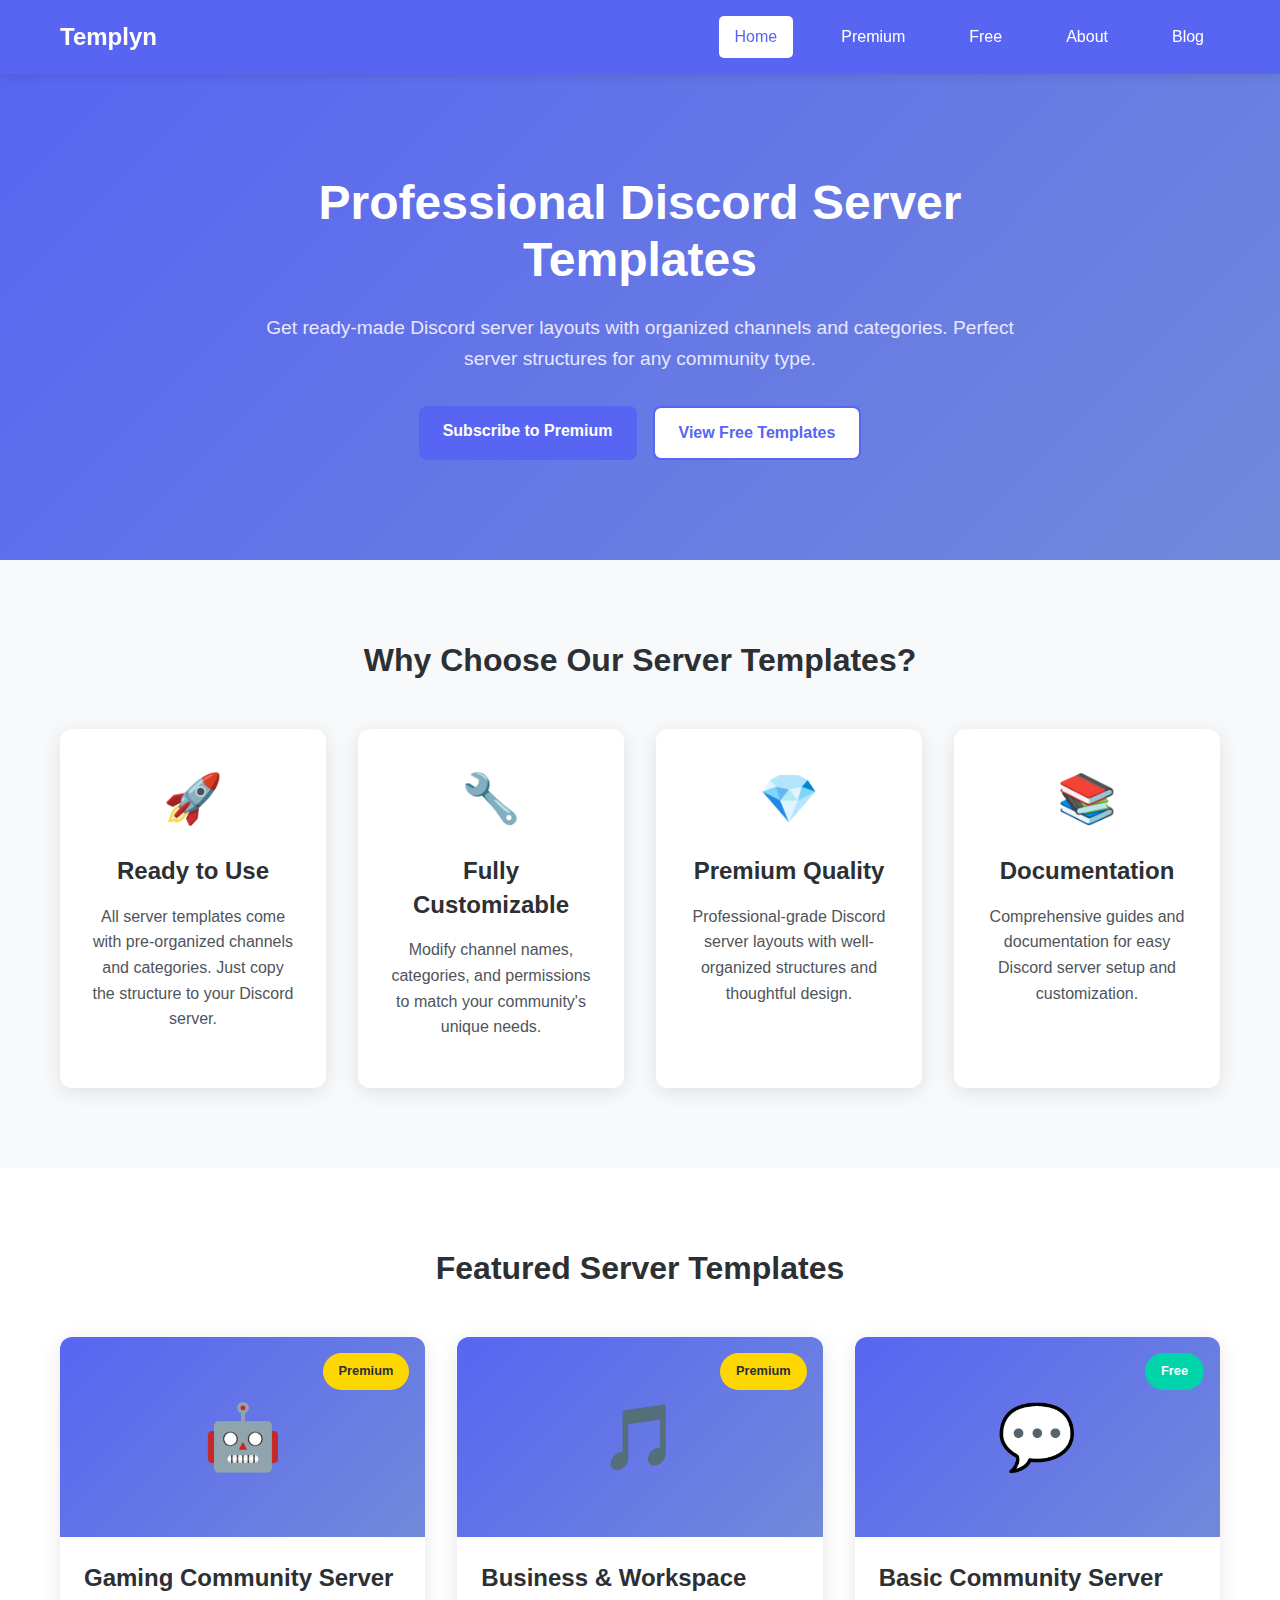
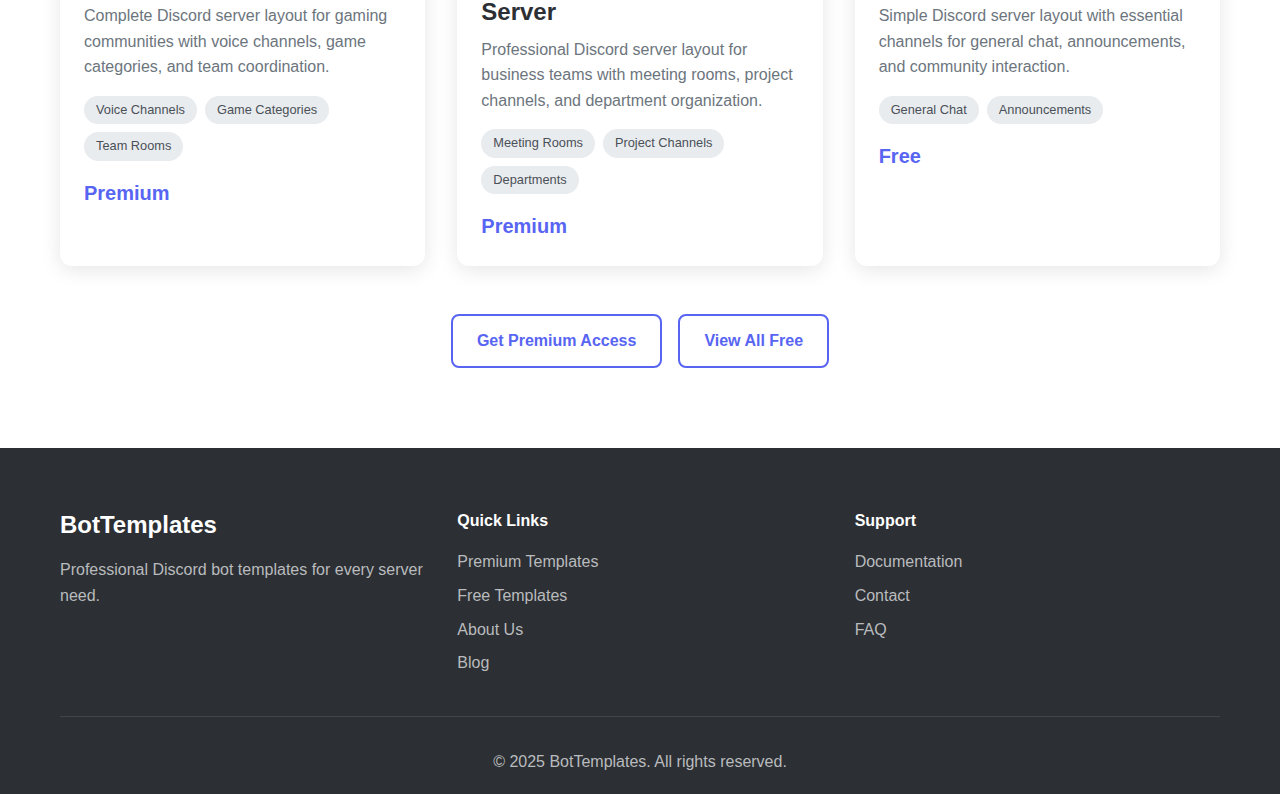
<file: index.html>
<!DOCTYPE html>
<html lang="en">
<head>
    <meta charset="UTF-8">
    <meta name="viewport" content="width=device-width, initial-scale=1.0">
    <title>Templyn</title>
    <link rel="stylesheet" href="styles.css">
</head>
<body>
    <!-- Navigation -->
    <nav class="navbar">
        <div class="nav-container">
            <div class="nav-logo">
                <h2>Templyn</h2>
            </div>
            <div class="nav-menu">
                <a href="index.html" class="nav-link active">Home</a>
                <a href="premium.html" class="nav-link">Premium</a>
                <a href="free.html" class="nav-link">Free</a>
                <a href="about.html" class="nav-link">About</a>
                <a href="blog.html" class="nav-link">Blog</a>
            </div>
        </div>
    </nav>

    <!-- Hero Section -->
    <section class="hero">
        <div class="hero-content">
            <h1>Professional Discord Server Templates</h1>
            <p>Get ready-made Discord server layouts with organized channels and categories. Perfect server structures for any community type.</p>
            <div class="hero-buttons">
                <a href="premium.html" class="btn btn-primary">Subscribe to Premium</a>
                <a href="free.html" class="btn btn-secondary">View Free Templates</a>
            </div>
        </div>
    </section>

    <!-- Features Section -->
    <section class="features">
        <div class="container">
            <h2>Why Choose Our Server Templates?</h2>
            <div class="features-grid">
                <div class="feature-card">
                    <div class="feature-icon">🚀</div>
                    <h3>Ready to Use</h3>
                    <p>All server templates come with pre-organized channels and categories. Just copy the structure to your Discord server.</p>
                </div>
                <div class="feature-card">
                    <div class="feature-icon">🔧</div>
                    <h3>Fully Customizable</h3>
                    <p>Modify channel names, categories, and permissions to match your community's unique needs.</p>
                </div>
                <div class="feature-card">
                    <div class="feature-icon">💎</div>
                    <h3>Premium Quality</h3>
                    <p>Professional-grade Discord server layouts with well-organized structures and thoughtful design.</p>
                </div>
                <div class="feature-card">
                    <div class="feature-icon">📚</div>
                    <h3>Documentation</h3>
                    <p>Comprehensive guides and documentation for easy Discord server setup and customization.</p>
                </div>
            </div>
        </div>
    </section>

    <!-- Featured Templates -->
    <section class="featured-templates">
        <div class="container">
            <h2>Featured Server Templates</h2>
            <div class="templates-grid">
                <div class="template-card premium">
                    <div class="template-badge">Premium</div>
                    <div class="template-image">
                        <div class="placeholder-img">🤖</div>
                    </div>
                    <div class="template-content">
                        <h3>Gaming Community Server</h3>
                        <p>Complete Discord server layout for gaming communities with voice channels, game categories, and team coordination.</p>
                        <div class="template-features">
                            <span class="feature-tag">Voice Channels</span>
                            <span class="feature-tag">Game Categories</span>
                            <span class="feature-tag">Team Rooms</span>
                        </div>
                        <div class="template-price">Premium</div>
                    </div>
                </div>
                
                <div class="template-card premium">
                    <div class="template-badge">Premium</div>
                    <div class="template-image">
                        <div class="placeholder-img">🎵</div>
                    </div>
                    <div class="template-content">
                        <h3>Business & Workspace Server</h3>
                        <p>Professional Discord server layout for business teams with meeting rooms, project channels, and department organization.</p>
                        <div class="template-features">
                            <span class="feature-tag">Meeting Rooms</span>
                            <span class="feature-tag">Project Channels</span>
                            <span class="feature-tag">Departments</span>
                        </div>
                        <div class="template-price">Premium</div>
                    </div>
                </div>
                
                <div class="template-card free">
                    <div class="template-badge">Free</div>
                    <div class="template-image">
                        <div class="placeholder-img">💬</div>
                    </div>
                    <div class="template-content">
                        <h3>Basic Community Server</h3>
                        <p>Simple Discord server layout with essential channels for general chat, announcements, and community interaction.</p>
                        <div class="template-features">
                            <span class="feature-tag">General Chat</span>
                            <span class="feature-tag">Announcements</span>
                        </div>
                        <div class="template-price">Free</div>
                    </div>
                </div>
            </div>
            <div class="view-all">
                <a href="premium.html" class="btn btn-outline">Get Premium Access</a>
                <a href="free.html" class="btn btn-outline">View All Free</a>
            </div>
        </div>
    </section>

    <!-- Footer -->
    <footer class="footer">
        <div class="container">
            <div class="footer-content">
                <div class="footer-section">
                    <h3>BotTemplates</h3>
                    <p>Professional Discord bot templates for every server need.</p>
                </div>
                <div class="footer-section">
                    <h4>Quick Links</h4>
                    <ul>
                        <li><a href="premium.html">Premium Templates</a></li>
                        <li><a href="free.html">Free Templates</a></li>
                        <li><a href="about.html">About Us</a></li>
                        <li><a href="blog.html">Blog</a></li>
                    </ul>
                </div>
                <div class="footer-section">
                    <h4>Support</h4>
                    <ul>
                        <li><a href="#">Documentation</a></li>
                        <li><a href="#">Contact</a></li>
                        <li><a href="#">FAQ</a></li>
                    </ul>
                </div>
            </div>
            <div class="footer-bottom">
                <p>&copy; 2025 BotTemplates. All rights reserved.</p>
            </div>
        </div>
    </footer>
</body>
</html>
</file>
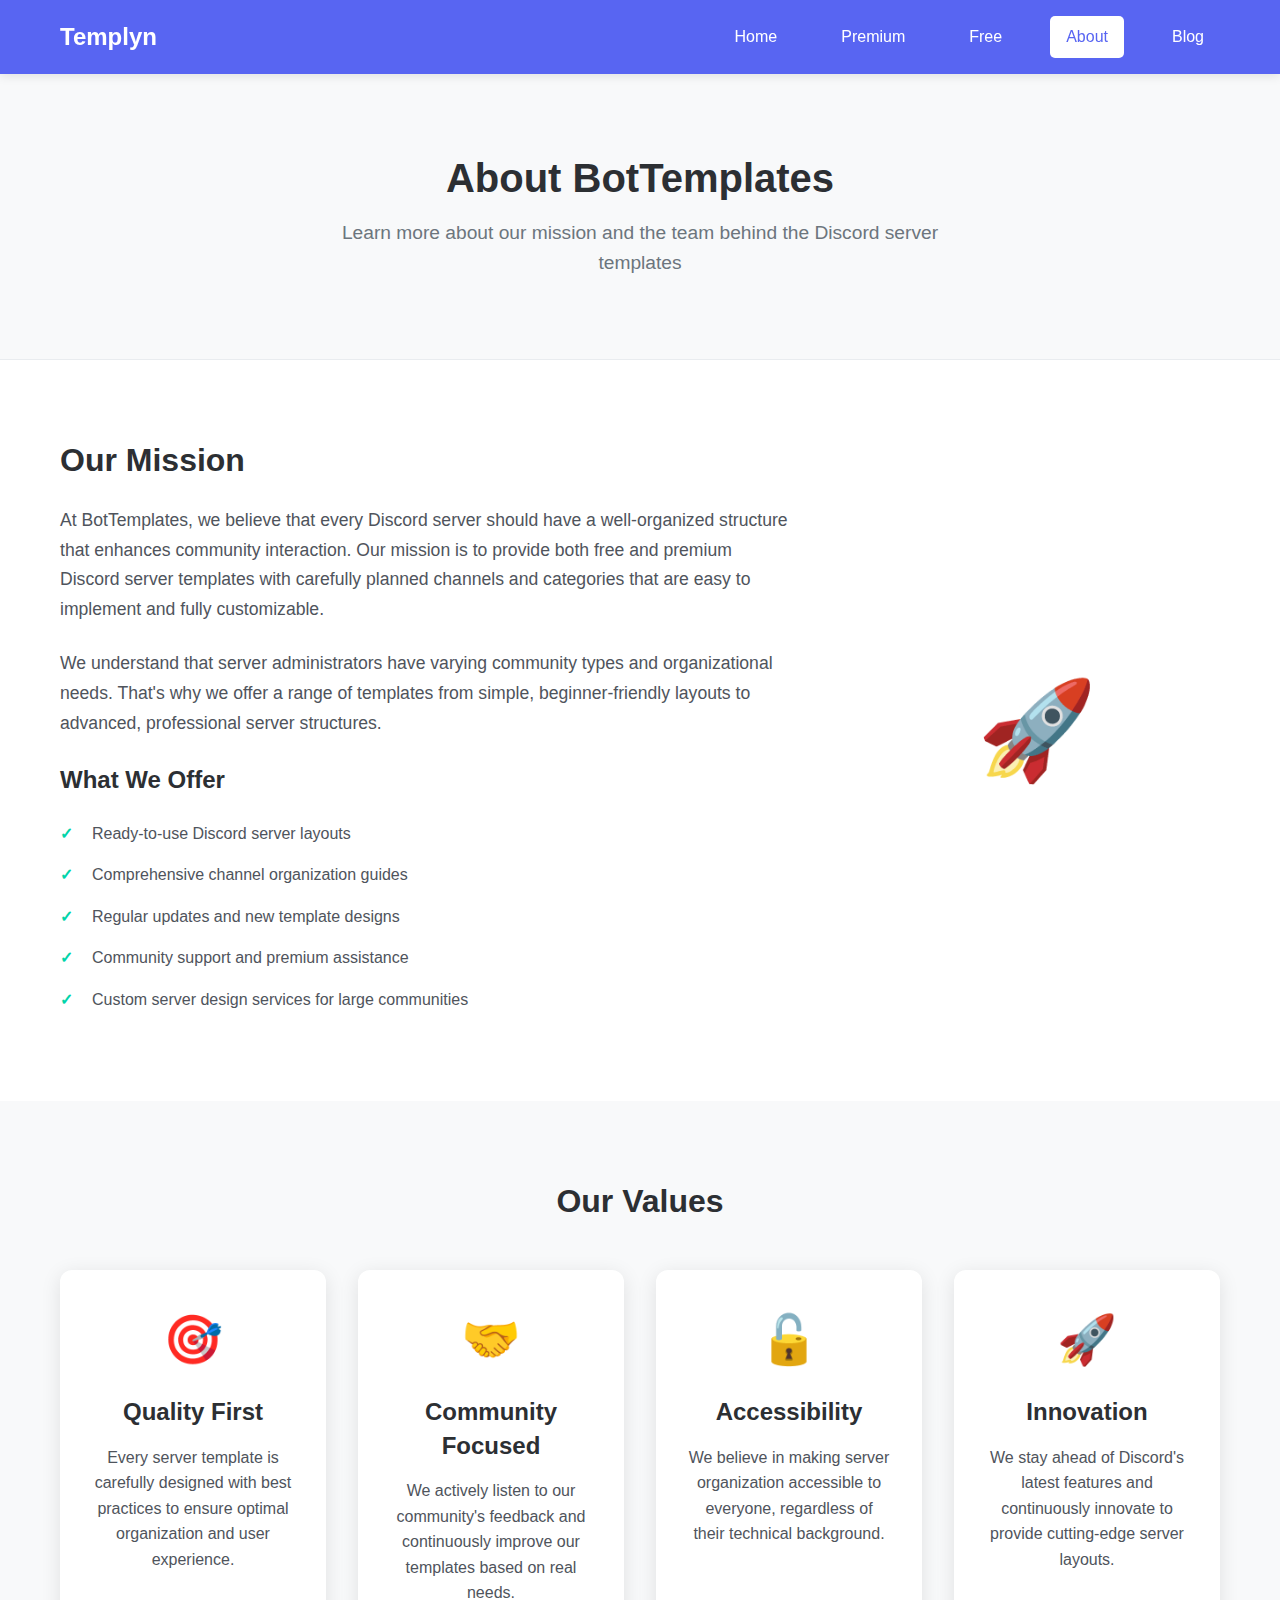
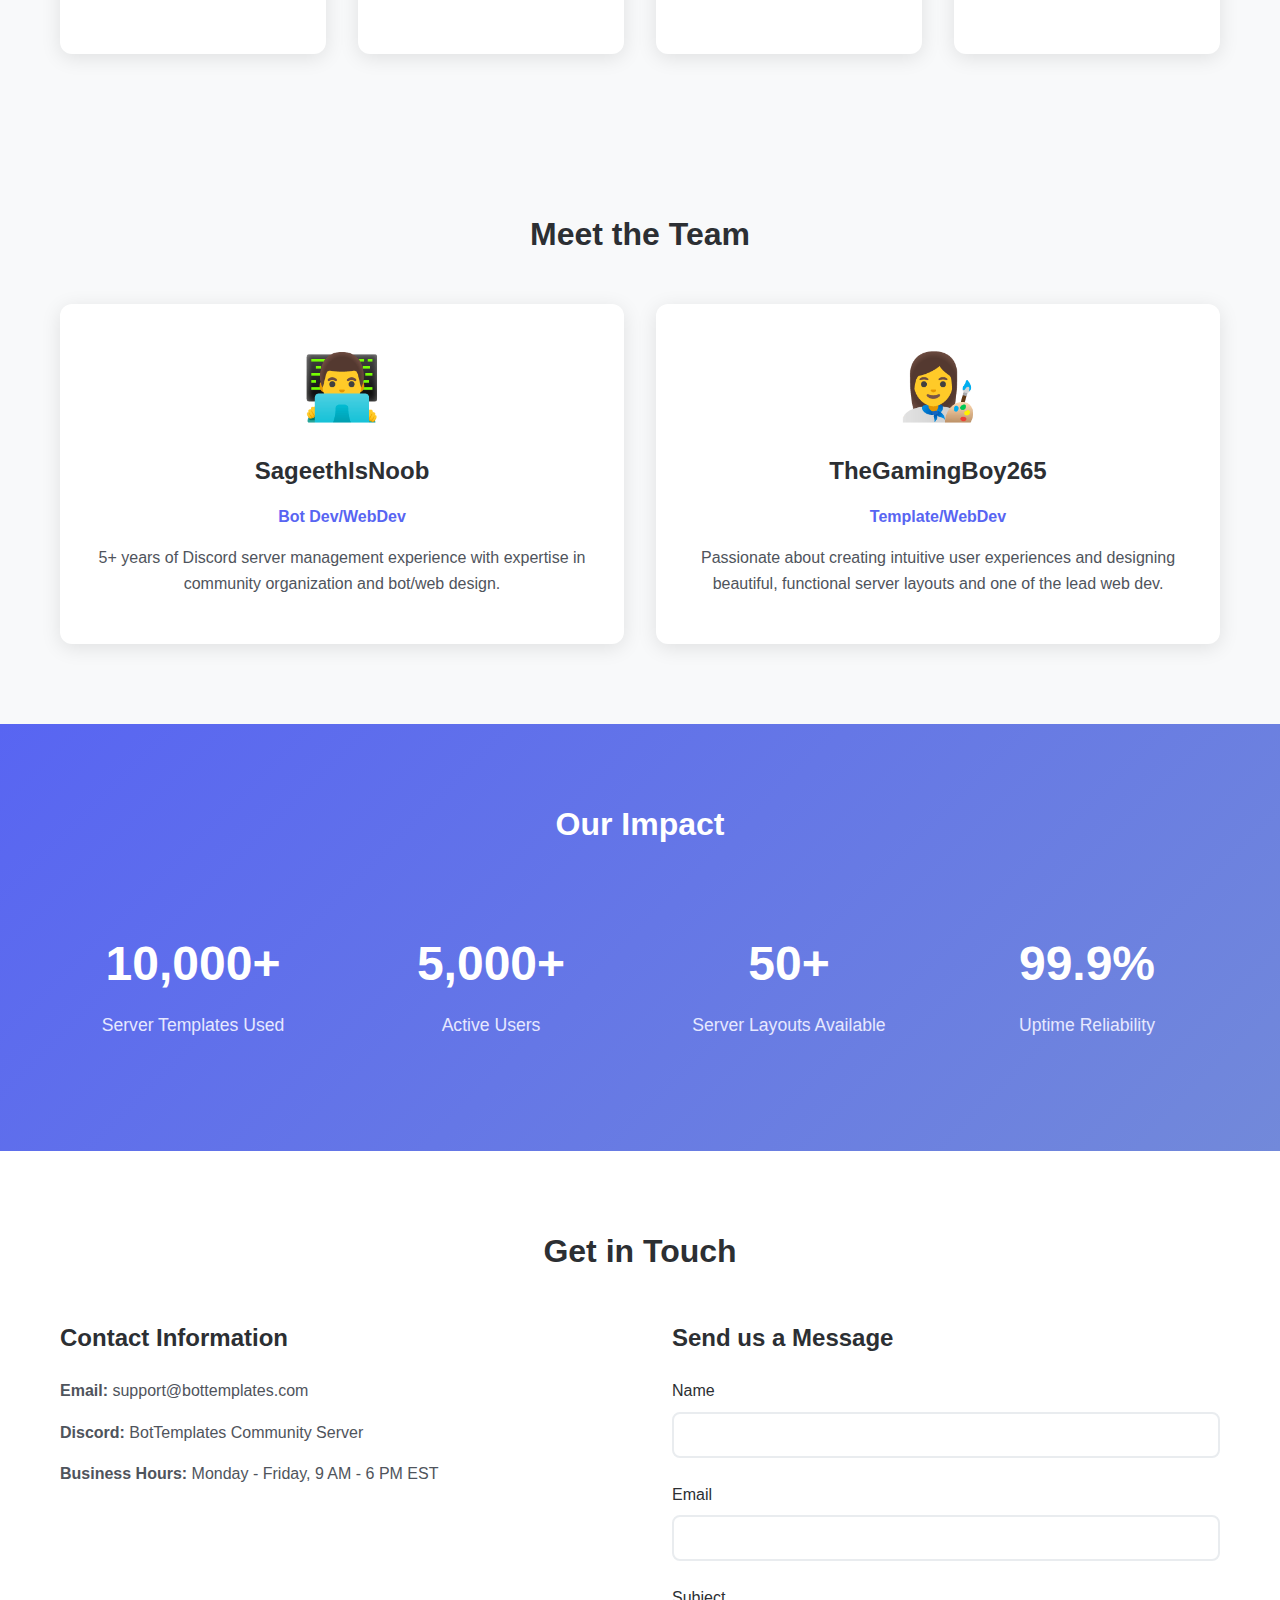
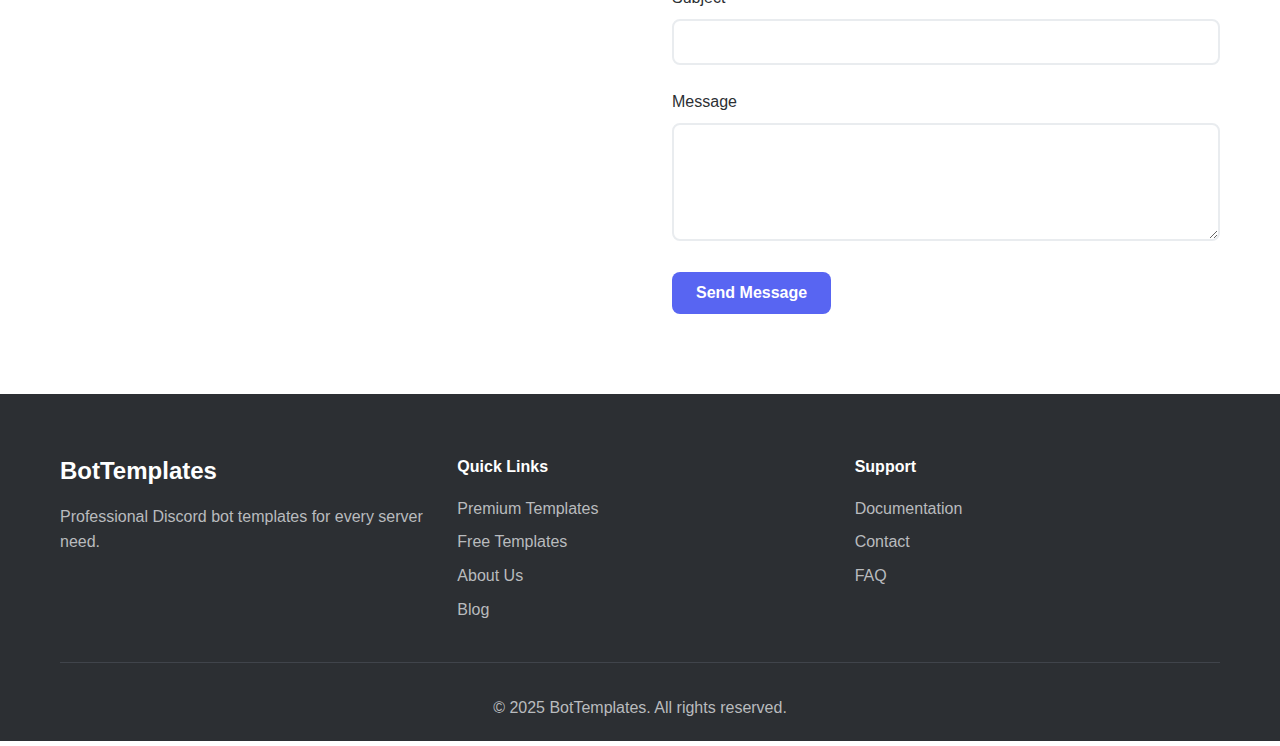
<file: about.html>
<!DOCTYPE html>
<html lang="en">
<head>
    <meta charset="UTF-8">
    <meta name="viewport" content="width=device-width, initial-scale=1.0">
    <title>About Us - Templyn</title>
    <link rel="stylesheet" href="styles.css">
</head>
<body>
    <!-- Navigation -->
    <nav class="navbar">
        <div class="nav-container">
            <div class="nav-logo">
                <h2>Templyn</h2>
            </div>
            <div class="nav-menu">
                <a href="index.html" class="nav-link">Home</a>
                <a href="premium.html" class="nav-link">Premium</a>
                <a href="free.html" class="nav-link">Free</a>
                <a href="about.html" class="nav-link active">About</a>
                <a href="blog.html" class="nav-link">Blog</a>
            </div>
        </div>
    </nav>

    <!-- Page Header -->
    <section class="page-header">
        <div class="container">
            <h1>About BotTemplates</h1>
            <p>Learn more about our mission and the team behind the Discord server templates</p>
        </div>
    </section>

    <!-- About Content -->
    <section class="about-content">
        <div class="container">
            <div class="about-grid">
                <div class="about-text">
                    <h2>Our Mission</h2>
                    <p>At BotTemplates, we believe that every Discord server should have a well-organized structure that enhances community interaction. Our mission is to provide both free and premium Discord server templates with carefully planned channels and categories that are easy to implement and fully customizable.</p>
                    
                    <p>We understand that server administrators have varying community types and organizational needs. That's why we offer a range of templates from simple, beginner-friendly layouts to advanced, professional server structures.</p>
                    
                    <h3>What We Offer</h3>
                    <ul class="feature-list">
                        <li>Ready-to-use Discord server layouts</li>
                        <li>Comprehensive channel organization guides</li>
                        <li>Regular updates and new template designs</li>
                        <li>Community support and premium assistance</li>
                        <li>Custom server design services for large communities</li>
                    </ul>
                </div>
                
                <div class="about-image">
                    <div class="placeholder-img large">🚀</div>
                </div>
            </div>
        </div>
    </section>

    <!-- Values Section -->
    <section class="values-section">
        <div class="container">
            <h2>Our Values</h2>
            <div class="values-grid">
                <div class="value-card">
                    <div class="value-icon">🎯</div>
                    <h3>Quality First</h3>
                    <p>Every server template is carefully designed with best practices to ensure optimal organization and user experience.</p>
                </div>
                <div class="value-card">
                    <div class="value-icon">🤝</div>
                    <h3>Community Focused</h3>
                    <p>We actively listen to our community's feedback and continuously improve our templates based on real needs.</p>
                </div>
                <div class="value-card">
                    <div class="value-icon">🔓</div>
                    <h3>Accessibility</h3>
                    <p>We believe in making server organization accessible to everyone, regardless of their technical background.</p>
                </div>
                <div class="value-card">
                    <div class="value-icon">🚀</div>
                    <h3>Innovation</h3>
                    <p>We stay ahead of Discord's latest features and continuously innovate to provide cutting-edge server layouts.</p>
                </div>
            </div>
        </div>
    </section>

    <!-- Team Section -->
    <section class="team-section">
        <div class="container">
            <h2>Meet the Team</h2>
            <div class="team-grid">
                <div class="team-member">
                    <div class="member-avatar">
                        <div class="placeholder-img">👨‍💻</div>
                    </div>
                    <h3>SageethIsNoob</h3>
                    <p class="member-role">Bot Dev/WebDev</p>
                    <p>5+ years of Discord server management experience with expertise in community organization and bot/web design.</p>
                </div>
                <div class="team-member">
                    <div class="member-avatar">
                        <div class="placeholder-img">👩‍🎨</div>
                    </div>
                    <h3>TheGamingBoy265</h3>
                    <p class="member-role">Template/WebDev</p>
                    <p>Passionate about creating intuitive user experiences and designing beautiful, functional server layouts and one of the lead web dev.</p>
                </div>
            </div>
        </div>
    </section>

    <!-- Stats Section -->
    <section class="stats-section">
        <div class="container">
            <h2>Our Impact</h2>
            <div class="stats-grid">
                <div class="stat-card">
                    <div class="stat-number">10,000+</div>  
                    <div class="stat-label">Server Templates Used</div>
                </div>
                <div class="stat-card">
                    <div class="stat-number">5,000+</div>
                    <div class="stat-label">Active Users</div>
                </div>
                <div class="stat-card">
                    <div class="stat-number">50+</div>
                    <div class="stat-label">Server Layouts Available</div>
                </div>
                <div class="stat-card">
                    <div class="stat-number">99.9%</div>
                    <div class="stat-label">Uptime Reliability</div>
                </div>
            </div>
        </div>
    </section>

    <!-- Contact Section -->
    <section class="contact-section">
        <div class="container">
            <h2>Get in Touch</h2>
            <div class="contact-grid">
                <div class="contact-info">
                    <h3>Contact Information</h3>
                    <div class="contact-item">
                        <strong>Email:</strong> support@bottemplates.com
                    </div>
                    <div class="contact-item">
                        <strong>Discord:</strong> BotTemplates Community Server
                    </div>
                    <div class="contact-item">
                        <strong>Business Hours:</strong> Monday - Friday, 9 AM - 6 PM EST
                    </div>
                </div>
                <div class="contact-form">
                    <h3>Send us a Message</h3>
                    <form>
                        <div class="form-group">
                            <label for="name">Name</label>
                            <input type="text" id="name" name="name" required>
                        </div>
                        <div class="form-group">
                            <label for="email">Email</label>
                            <input type="email" id="email" name="email" required>
                        </div>
                        <div class="form-group">
                            <label for="subject">Subject</label>
                            <input type="text" id="subject" name="subject" required>
                        </div>
                        <div class="form-group">
                            <label for="message">Message</label>
                            <textarea id="message" name="message" rows="5" required></textarea>
                        </div>
                        <button type="submit" class="btn btn-primary">Send Message</button>
                    </form>
                </div>
            </div>
        </div>
    </section>

    <!-- Footer -->
    <footer class="footer">
        <div class="container">
            <div class="footer-content">
                <div class="footer-section">
                    <h3>BotTemplates</h3>
                    <p>Professional Discord bot templates for every server need.</p>
                </div>
                <div class="footer-section">
                    <h4>Quick Links</h4>
                    <ul>
                        <li><a href="premium.html">Premium Templates</a></li>
                        <li><a href="free.html">Free Templates</a></li>
                        <li><a href="about.html">About Us</a></li>
                        <li><a href="blog.html">Blog</a></li>
                    </ul>
                </div>
                <div class="footer-section">
                    <h4>Support</h4>
                    <ul>
                        <li><a href="#">Documentation</a></li>
                        <li><a href="#">Contact</a></li>
                        <li><a href="#">FAQ</a></li>
                    </ul>
                </div>
            </div>
            <div class="footer-bottom">
                <p>&copy; 2025 BotTemplates. All rights reserved.</p>
            </div>
        </div>
    </footer>
</body>
</html>
</file>
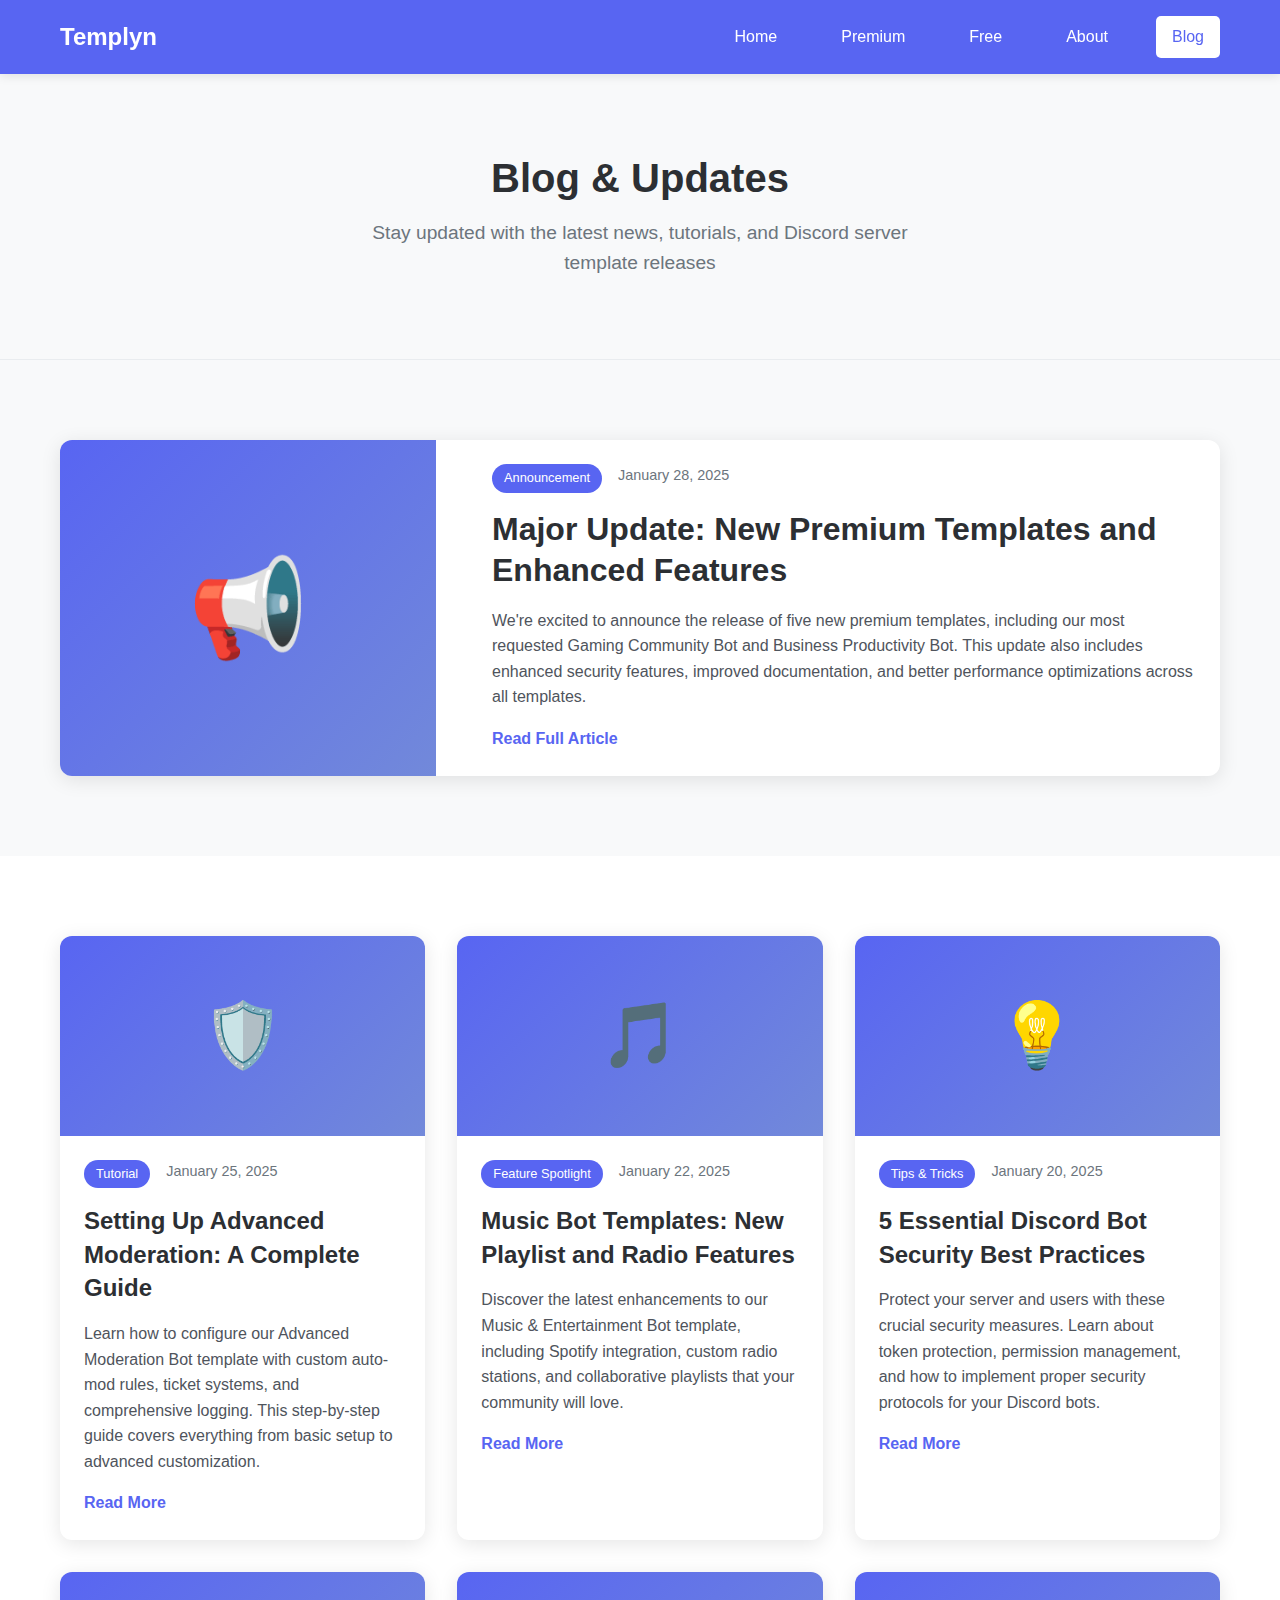
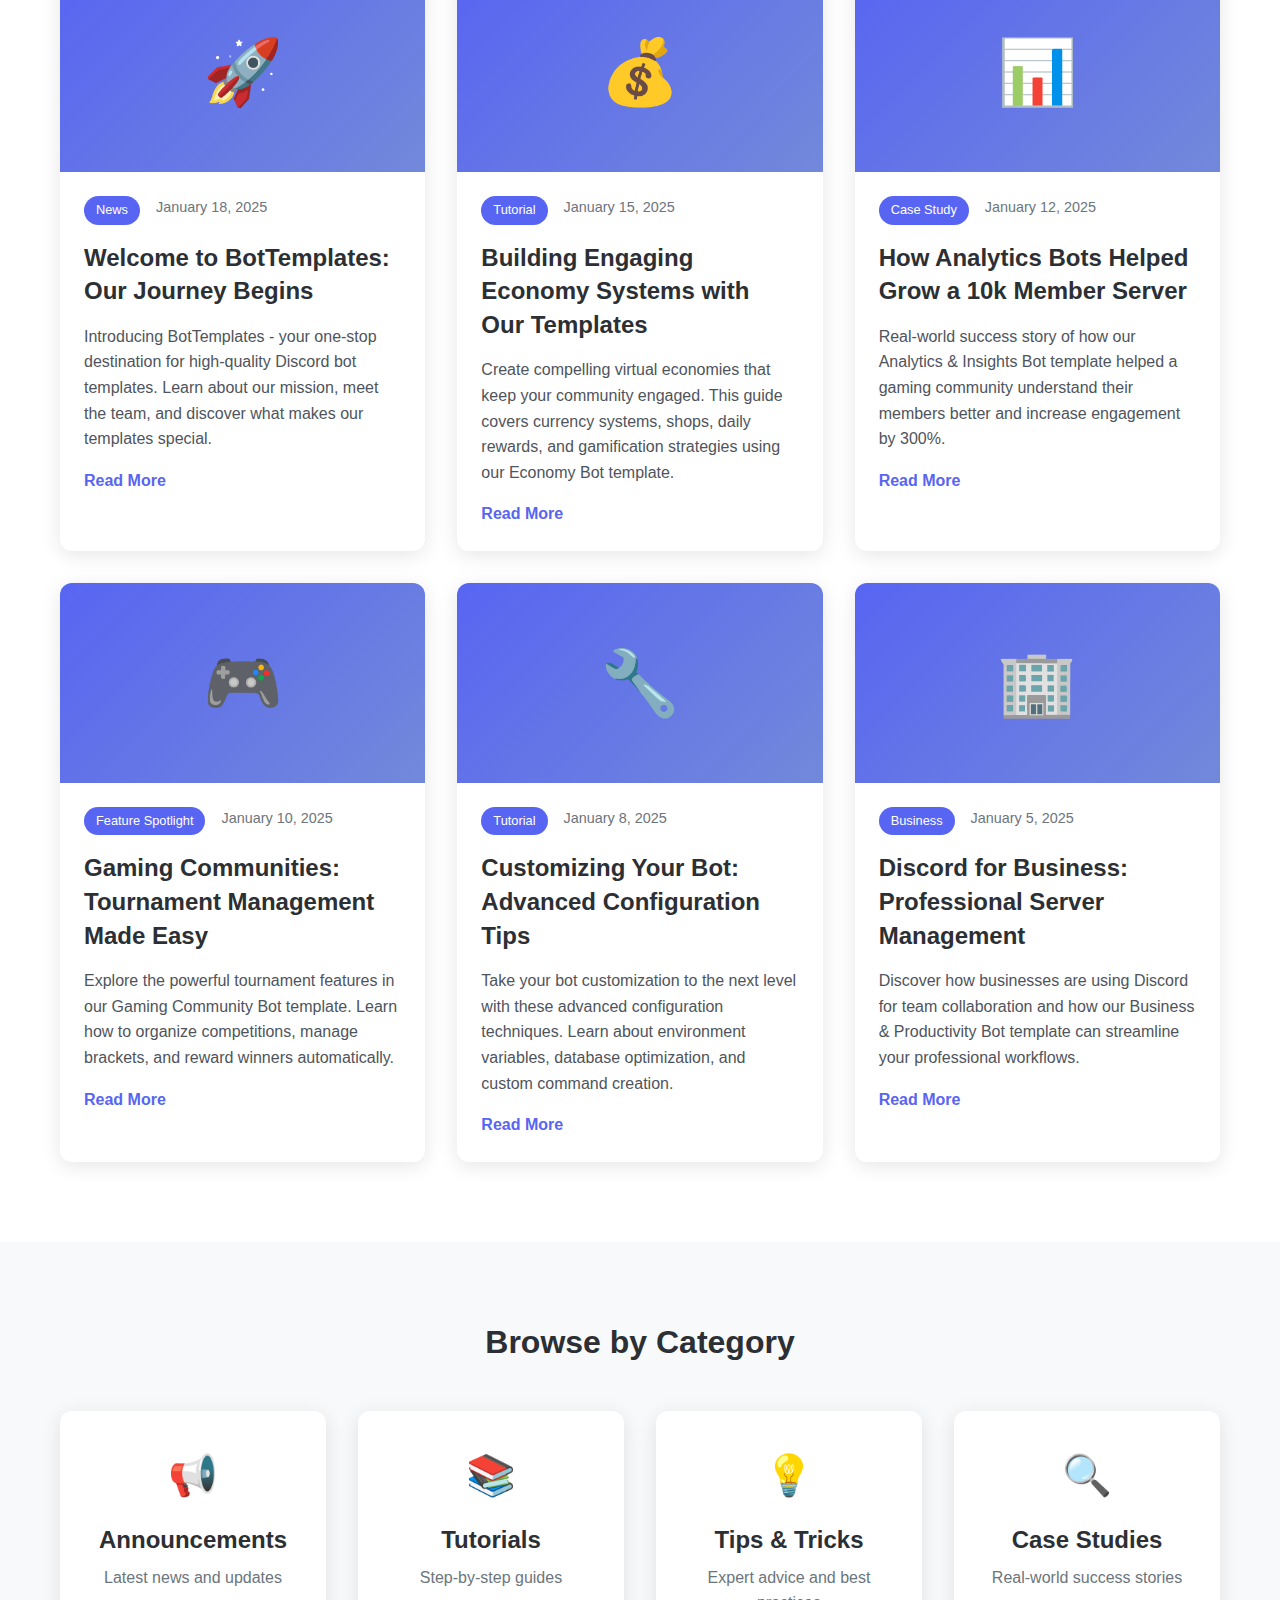
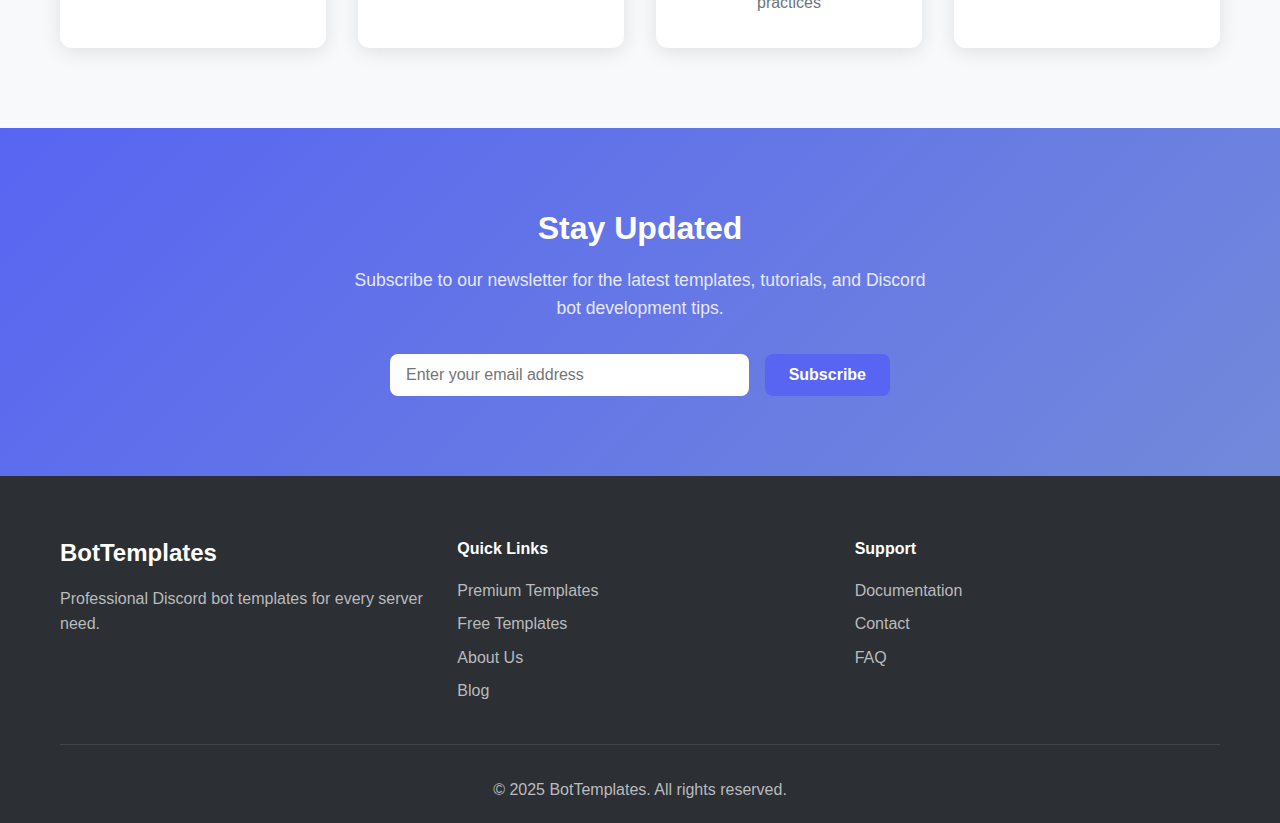
<file: blog.html>
<!DOCTYPE html>
<html lang="en">
<head>
    <meta charset="UTF-8">
    <meta name="viewport" content="width=device-width, initial-scale=1.0">
    <title>Blog - Discord Server Templates</title>
    <link rel="stylesheet" href="styles.css">
</head>
<body>
    <!-- Navigation -->
    <nav class="navbar">
        <div class="nav-container">
            <div class="nav-logo">
                <h2>Templyn</h2>
            </div>
            <div class="nav-menu">
                <a href="index.html" class="nav-link">Home</a>
                <a href="premium.html" class="nav-link">Premium</a>
                <a href="free.html" class="nav-link">Free</a>
                <a href="about.html" class="nav-link">About</a>
                <a href="blog.html" class="nav-link active">Blog</a>
            </div>
        </div>
    </nav>

    <!-- Page Header -->
    <section class="page-header">
        <div class="container">
            <h1>Blog & Updates</h1>
            <p>Stay updated with the latest news, tutorials, and Discord server template releases</p>
        </div>
    </section>

    <!-- Featured Post -->
    <section class="featured-post">
        <div class="container">
            <article class="post-card featured">
                <div class="post-image">
                    <div class="placeholder-img large">📢</div>
                </div>
                <div class="post-content">
                    <div class="post-meta">
                        <span class="post-category">Announcement</span>
                        <span class="post-date">January 28, 2025</span>
                    </div>
                    <h2>Major Update: New Premium Templates and Enhanced Features</h2>
                    <p>We're excited to announce the release of five new premium templates, including our most requested Gaming Community Bot and Business Productivity Bot. This update also includes enhanced security features, improved documentation, and better performance optimizations across all templates.</p>
                    <a href="#" class="read-more">Read Full Article</a>
                </div>
            </article>
        </div>
    </section>

    <!-- Blog Posts -->
    <section class="blog-posts">
        <div class="container">
            <div class="posts-grid">
                <article class="post-card">
                    <div class="post-image">
                        <div class="placeholder-img">🛡️</div>
                    </div>
                    <div class="post-content">
                        <div class="post-meta">
                            <span class="post-category">Tutorial</span>
                            <span class="post-date">January 25, 2025</span>
                        </div>
                        <h3>Setting Up Advanced Moderation: A Complete Guide</h3>
                        <p>Learn how to configure our Advanced Moderation Bot template with custom auto-mod rules, ticket systems, and comprehensive logging. This step-by-step guide covers everything from basic setup to advanced customization.</p>
                        <a href="#" class="read-more">Read More</a>
                    </div>
                </article>

                <article class="post-card">
                    <div class="post-image">
                        <div class="placeholder-img">🎵</div>
                    </div>
                    <div class="post-content">
                        <div class="post-meta">
                            <span class="post-category">Feature Spotlight</span>
                            <span class="post-date">January 22, 2025</span>
                        </div>
                        <h3>Music Bot Templates: New Playlist and Radio Features</h3>
                        <p>Discover the latest enhancements to our Music & Entertainment Bot template, including Spotify integration, custom radio stations, and collaborative playlists that your community will love.</p>
                        <a href="#" class="read-more">Read More</a>
                    </div>
                </article>

                <article class="post-card">
                    <div class="post-image">
                        <div class="placeholder-img">💡</div>
                    </div>
                    <div class="post-content">
                        <div class="post-meta">
                            <span class="post-category">Tips & Tricks</span>
                            <span class="post-date">January 20, 2025</span>
                        </div>
                        <h3>5 Essential Discord Bot Security Best Practices</h3>
                        <p>Protect your server and users with these crucial security measures. Learn about token protection, permission management, and how to implement proper security protocols for your Discord bots.</p>
                        <a href="#" class="read-more">Read More</a>
                    </div>
                </article>

                <article class="post-card">
                    <div class="post-image">
                        <div class="placeholder-img">🚀</div>
                    </div>
                    <div class="post-content">
                        <div class="post-meta">
                            <span class="post-category">News</span>
                            <span class="post-date">January 18, 2025</span>
                        </div>
                        <h3>Welcome to BotTemplates: Our Journey Begins</h3>
                        <p>Introducing BotTemplates - your one-stop destination for high-quality Discord bot templates. Learn about our mission, meet the team, and discover what makes our templates special.</p>
                        <a href="#" class="read-more">Read More</a>
                    </div>
                </article>

                <article class="post-card">
                    <div class="post-image">
                        <div class="placeholder-img">💰</div>
                    </div>
                    <div class="post-content">
                        <div class="post-meta">
                            <span class="post-category">Tutorial</span>
                            <span class="post-date">January 15, 2025</span>
                        </div>
                        <h3>Building Engaging Economy Systems with Our Templates</h3>
                        <p>Create compelling virtual economies that keep your community engaged. This guide covers currency systems, shops, daily rewards, and gamification strategies using our Economy Bot template.</p>
                        <a href="#" class="read-more">Read More</a>
                    </div>
                </article>

                <article class="post-card">
                    <div class="post-image">
                        <div class="placeholder-img">📊</div>
                    </div>
                    <div class="post-content">
                        <div class="post-meta">
                            <span class="post-category">Case Study</span>
                            <span class="post-date">January 12, 2025</span>
                        </div>
                        <h3>How Analytics Bots Helped Grow a 10k Member Server</h3>
                        <p>Real-world success story of how our Analytics & Insights Bot template helped a gaming community understand their members better and increase engagement by 300%.</p>
                        <a href="#" class="read-more">Read More</a>
                    </div>
                </article>

                <article class="post-card">
                    <div class="post-image">
                        <div class="placeholder-img">🎮</div>
                    </div>
                    <div class="post-content">
                        <div class="post-meta">
                            <span class="post-category">Feature Spotlight</span>
                            <span class="post-date">January 10, 2025</span>
                        </div>
                        <h3>Gaming Communities: Tournament Management Made Easy</h3>
                        <p>Explore the powerful tournament features in our Gaming Community Bot template. Learn how to organize competitions, manage brackets, and reward winners automatically.</p>
                        <a href="#" class="read-more">Read More</a>
                    </div>
                </article>

                <article class="post-card">
                    <div class="post-image">
                        <div class="placeholder-img">🔧</div>
                    </div>
                    <div class="post-content">
                        <div class="post-meta">
                            <span class="post-category">Tutorial</span>
                            <span class="post-date">January 8, 2025</span>
                        </div>
                        <h3>Customizing Your Bot: Advanced Configuration Tips</h3>
                        <p>Take your bot customization to the next level with these advanced configuration techniques. Learn about environment variables, database optimization, and custom command creation.</p>
                        <a href="#" class="read-more">Read More</a>
                    </div>
                </article>

                <article class="post-card">
                    <div class="post-image">
                        <div class="placeholder-img">🏢</div>
                    </div>
                    <div class="post-content">
                        <div class="post-meta">
                            <span class="post-category">Business</span>
                            <span class="post-date">January 5, 2025</span>
                        </div>
                        <h3>Discord for Business: Professional Server Management</h3>
                        <p>Discover how businesses are using Discord for team collaboration and how our Business & Productivity Bot template can streamline your professional workflows.</p>
                        <a href="#" class="read-more">Read More</a>
                    </div>
                </article>
            </div>
        </div>
    </section>

    <!-- Categories -->
    <section class="blog-categories">
        <div class="container">
            <h2>Browse by Category</h2>
            <div class="categories-grid">
                <a href="#" class="category-card">
                    <div class="category-icon">📢</div>
                    <h3>Announcements</h3>
                    <p>Latest news and updates</p>
                </a>
                <a href="#" class="category-card">
                    <div class="category-icon">📚</div>
                    <h3>Tutorials</h3>
                    <p>Step-by-step guides</p>
                </a>
                <a href="#" class="category-card">
                    <div class="category-icon">💡</div>
                    <h3>Tips & Tricks</h3>
                    <p>Expert advice and best practices</p>
                </a>
                <a href="#" class="category-card">
                    <div class="category-icon">🔍</div>
                    <h3>Case Studies</h3>
                    <p>Real-world success stories</p>
                </a>
            </div>
        </div>
    </section>

    <!-- Newsletter Signup -->
    <section class="newsletter-signup">
        <div class="container">
            <div class="newsletter-content">
                <h2>Stay Updated</h2>
                <p>Subscribe to our newsletter for the latest templates, tutorials, and Discord bot development tips.</p>
                <form class="newsletter-form">
                    <input type="email" placeholder="Enter your email address" required>
                    <button type="submit" class="btn btn-primary">Subscribe</button>
                </form>
            </div>
        </div>
    </section>

    <!-- Footer -->
    <footer class="footer">
        <div class="container">
            <div class="footer-content">
                <div class="footer-section">
                    <h3>BotTemplates</h3>
                    <p>Professional Discord bot templates for every server need.</p>
                </div>
                <div class="footer-section">
                    <h4>Quick Links</h4>
                    <ul>
                        <li><a href="premium.html">Premium Templates</a></li>
                        <li><a href="free.html">Free Templates</a></li>
                        <li><a href="about.html">About Us</a></li>
                        <li><a href="blog.html">Blog</a></li>
                    </ul>
                </div>
                <div class="footer-section">
                    <h4>Support</h4>
                    <ul>
                        <li><a href="#">Documentation</a></li>
                        <li><a href="#">Contact</a></li>
                        <li><a href="#">FAQ</a></li>
                    </ul>
                </div>
            </div>
            <div class="footer-bottom">
                <p>&copy; 2025 BotTemplates. All rights reserved.</p>
            </div>
        </div>
    </footer>
</body>
</html>
</file>
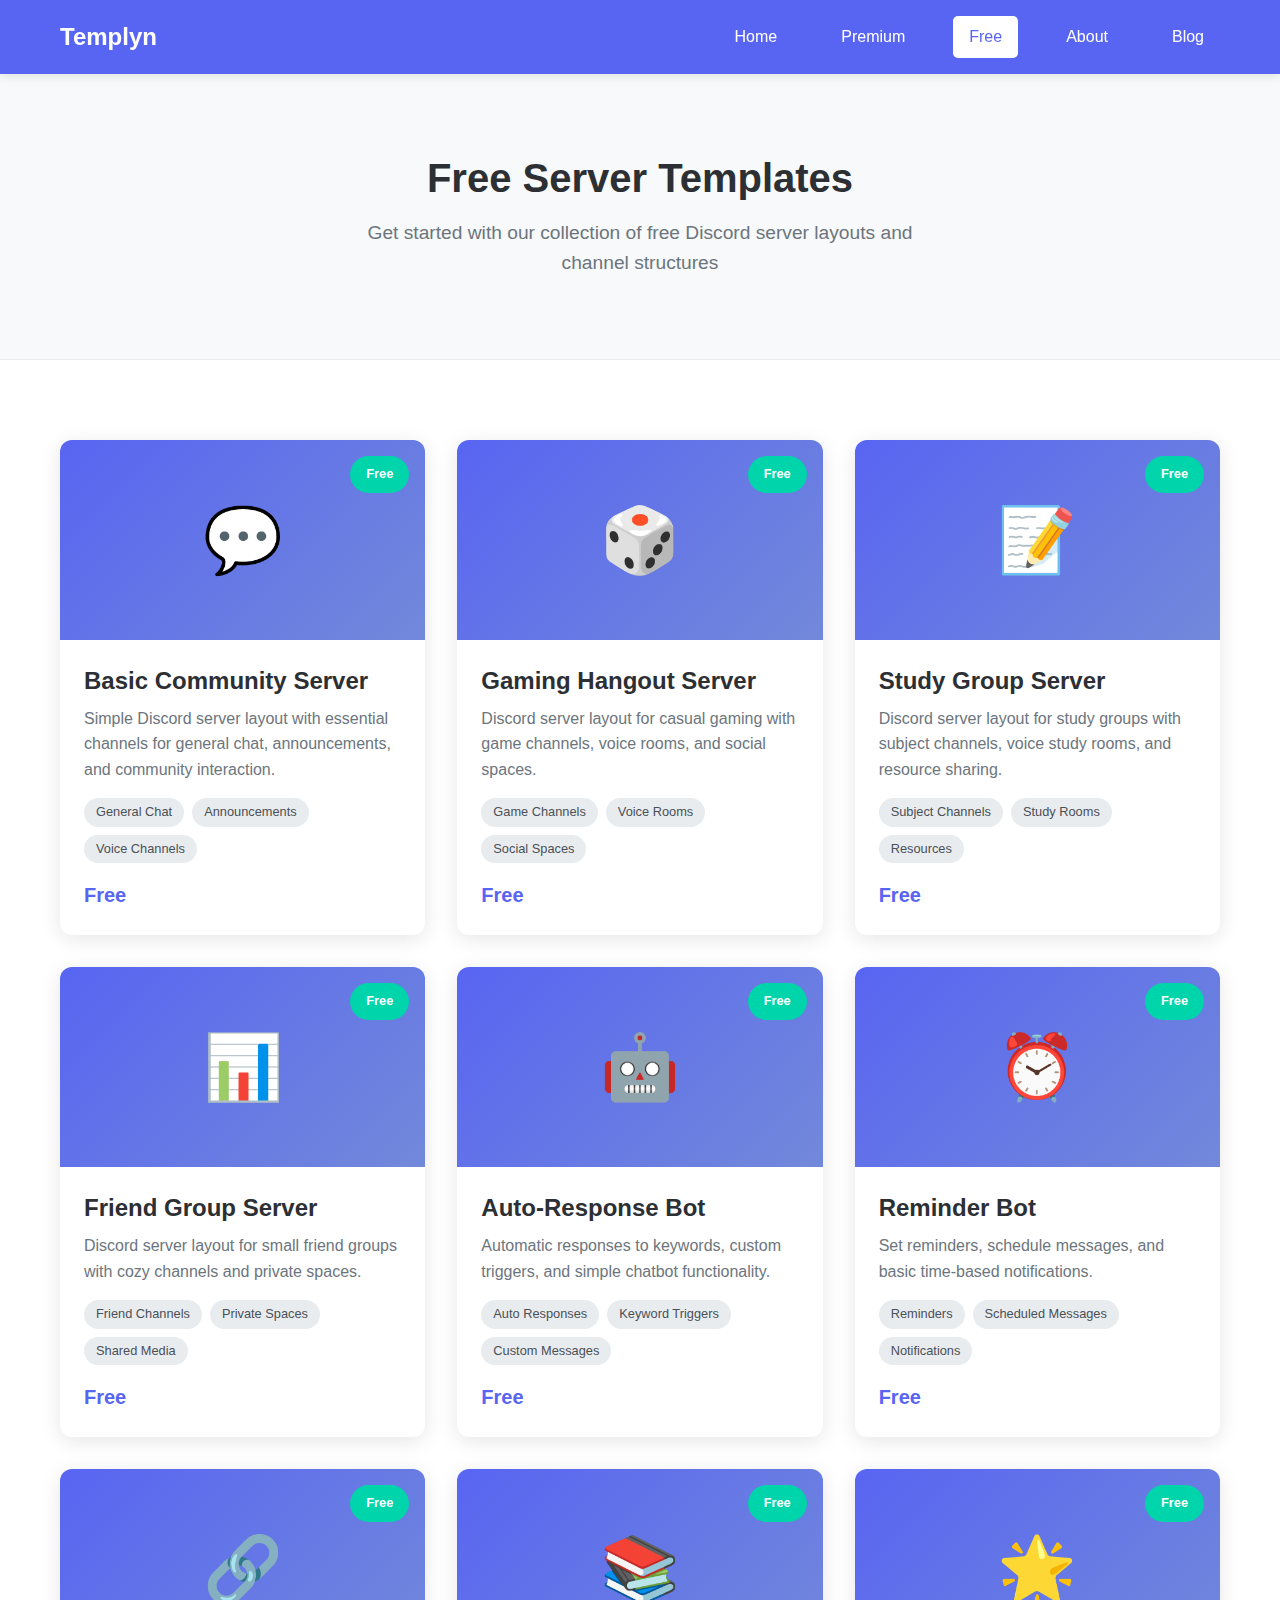
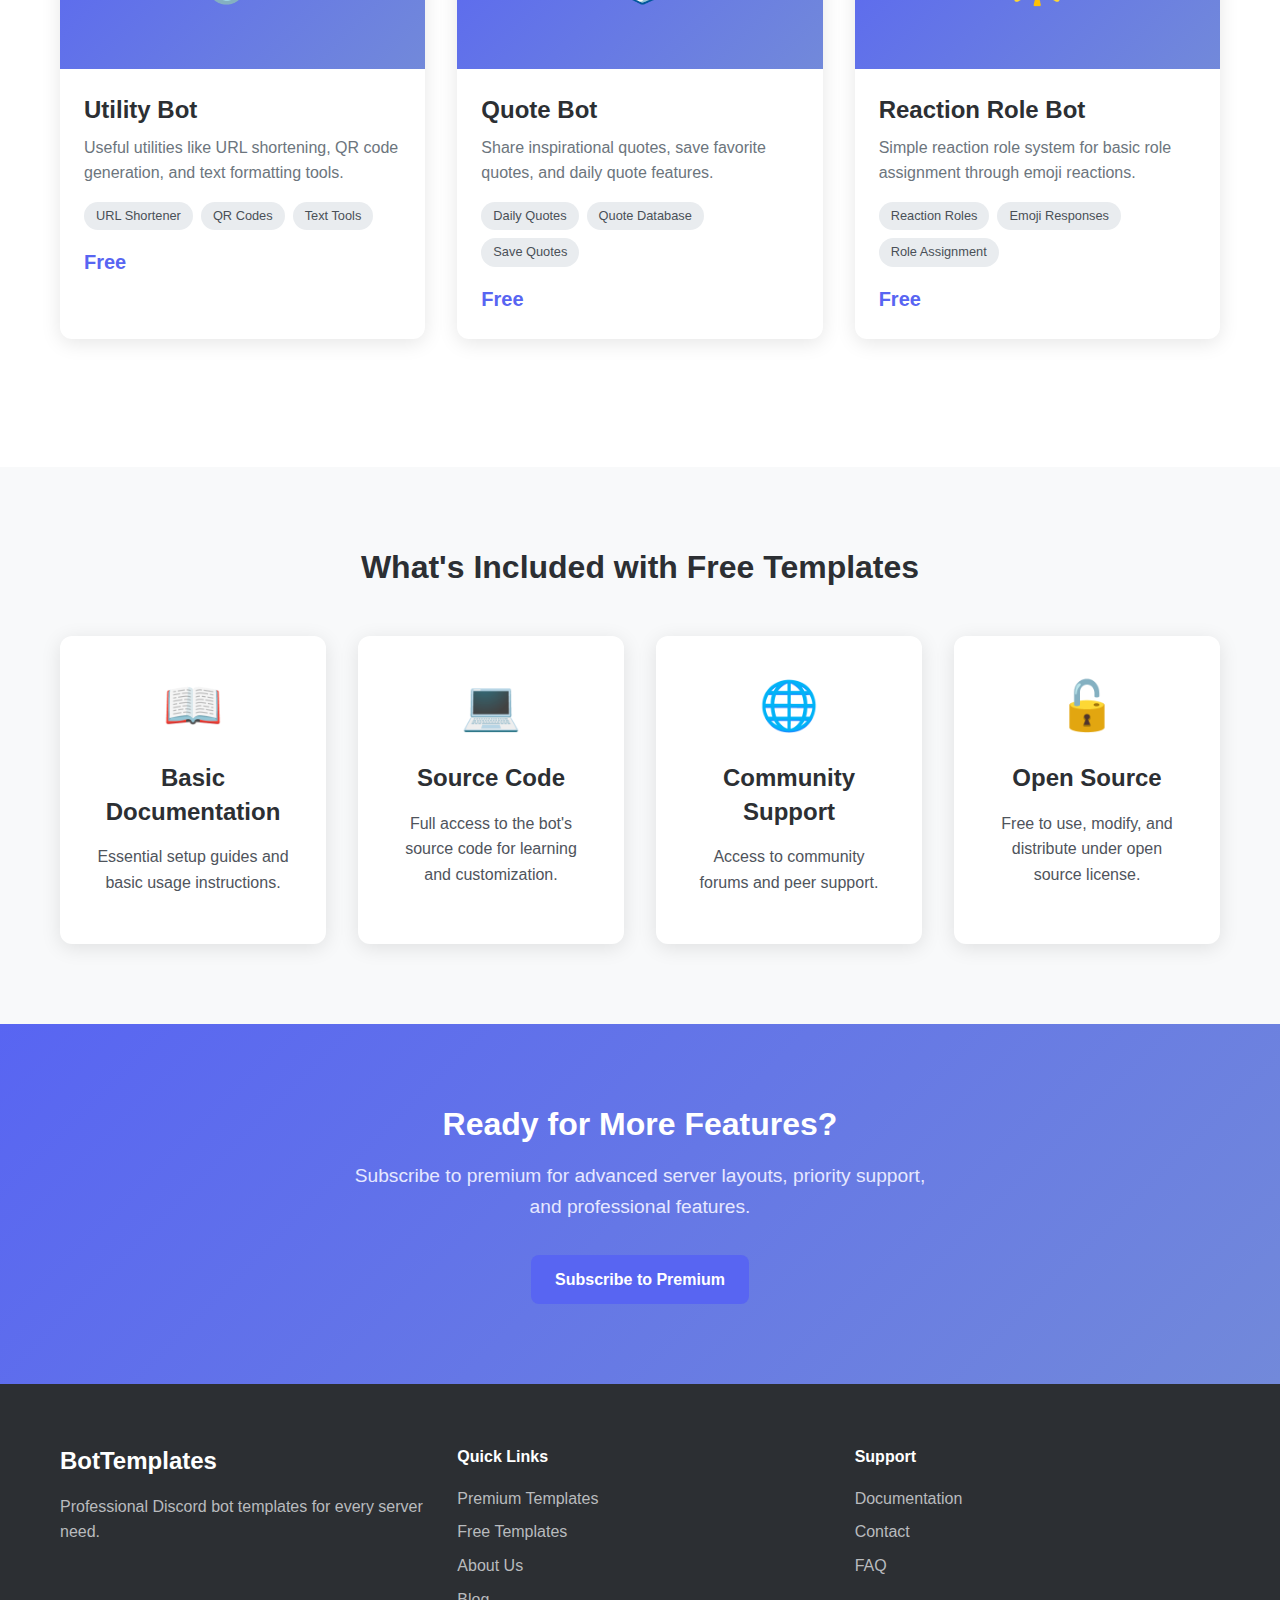
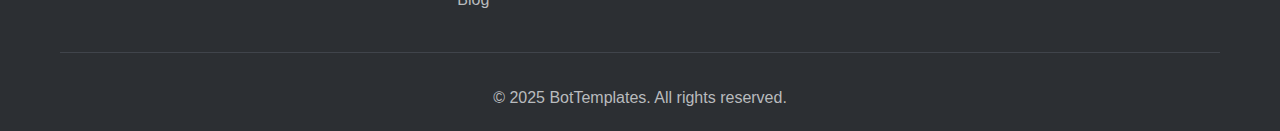
<file: free.html>
<!DOCTYPE html>
<html lang="en">
<head>
    <meta charset="UTF-8">
    <meta name="viewport" content="width=device-width, initial-scale=1.0">
    <title>Free Server Templates - Discord Server Templates</title>
    <link rel="stylesheet" href="styles.css">
</head>
<body>
    <!-- Navigation -->
    <nav class="navbar">
        <div class="nav-container">
            <div class="nav-logo">
                <h2>Templyn</h2>
            </div>
            <div class="nav-menu">
                <a href="index.html" class="nav-link">Home</a>
                <a href="premium.html" class="nav-link">Premium</a>
                <a href="free.html" class="nav-link active">Free</a>
                <a href="about.html" class="nav-link">About</a>
                <a href="blog.html" class="nav-link">Blog</a>
            </div>
        </div>
    </nav>

    <!-- Page Header -->
    <section class="page-header">
        <div class="container">
            <h1>Free Server Templates</h1>
            <p>Get started with our collection of free Discord server layouts and channel structures</p>
        </div>
    </section>

    <!-- Free Templates Grid -->
    <section class="templates-section">
        <div class="container">
            <div class="templates-grid">
                <div class="template-card free">
                    <div class="template-badge">Free</div>
                    <div class="template-image">
                        <div class="placeholder-img">💬</div>
                    </div>
                    <div class="template-content">
                        <h3>Basic Community Server</h3>
                        <p>Simple Discord server layout with essential channels for general chat, announcements, and community interaction.</p>
                        <div class="template-features">
                            <span class="feature-tag">General Chat</span>
                            <span class="feature-tag">Announcements</span>
                            <span class="feature-tag">Voice Channels</span>
                        </div>
                        <div class="template-price">Free</div>
                    </div>
                </div>

                <div class="template-card free">
                    <div class="template-badge">Free</div>
                    <div class="template-image">
                        <div class="placeholder-img">🎲</div>
                    </div>
                    <div class="template-content">
                        <h3>Gaming Hangout Server</h3>
                        <p>Discord server layout for casual gaming with game channels, voice rooms, and social spaces.</p>
                        <div class="template-features">
                            <span class="feature-tag">Game Channels</span>
                            <span class="feature-tag">Voice Rooms</span>
                            <span class="feature-tag">Social Spaces</span>
                        </div>
                        <div class="template-price">Free</div>
                    </div>
                </div>

                <div class="template-card free">
                    <div class="template-badge">Free</div>
                    <div class="template-image">
                        <div class="placeholder-img">📝</div>
                    </div>
                    <div class="template-content">
                        <h3>Study Group Server</h3>
                        <p>Discord server layout for study groups with subject channels, voice study rooms, and resource sharing.</p>
                        <div class="template-features">
                            <span class="feature-tag">Subject Channels</span>
                            <span class="feature-tag">Study Rooms</span>
                            <span class="feature-tag">Resources</span>
                        </div>
                        <div class="template-price">Free</div>
                    </div>
                </div>

                <div class="template-card free">
                    <div class="template-badge">Free</div>
                    <div class="template-image">
                        <div class="placeholder-img">📊</div>
                    </div>
                    <div class="template-content">
                        <h3>Friend Group Server</h3>
                        <p>Discord server layout for small friend groups with cozy channels and private spaces.</p>
                        <div class="template-features">
                            <span class="feature-tag">Friend Channels</span>
                            <span class="feature-tag">Private Spaces</span>
                            <span class="feature-tag">Shared Media</span>
                        </div>
                        <div class="template-price">Free</div>
                    </div>
                </div>

                <div class="template-card free">
                    <div class="template-badge">Free</div>
                    <div class="template-image">
                        <div class="placeholder-img">🤖</div>
                    </div>
                    <div class="template-content">
                        <h3>Auto-Response Bot</h3>
                        <p>Automatic responses to keywords, custom triggers, and simple chatbot functionality.</p>
                        <div class="template-features">
                            <span class="feature-tag">Auto Responses</span>
                            <span class="feature-tag">Keyword Triggers</span>
                            <span class="feature-tag">Custom Messages</span>
                        </div>
                        <div class="template-price">Free</div>
                    </div>
                </div>

                <div class="template-card free">
                    <div class="template-badge">Free</div>
                    <div class="template-image">
                        <div class="placeholder-img">⏰</div>
                    </div>
                    <div class="template-content">
                        <h3>Reminder Bot</h3>
                        <p>Set reminders, schedule messages, and basic time-based notifications.</p>
                        <div class="template-features">
                            <span class="feature-tag">Reminders</span>
                            <span class="feature-tag">Scheduled Messages</span>
                            <span class="feature-tag">Notifications</span>
                        </div>
                        <div class="template-price">Free</div>
                    </div>
                </div>

                <div class="template-card free">
                    <div class="template-badge">Free</div>
                    <div class="template-image">
                        <div class="placeholder-img">🔗</div>
                    </div>
                    <div class="template-content">
                        <h3>Utility Bot</h3>
                        <p>Useful utilities like URL shortening, QR code generation, and text formatting tools.</p>
                        <div class="template-features">
                            <span class="feature-tag">URL Shortener</span>
                            <span class="feature-tag">QR Codes</span>
                            <span class="feature-tag">Text Tools</span>
                        </div>
                        <div class="template-price">Free</div>
                    </div>
                </div>

                <div class="template-card free">
                    <div class="template-badge">Free</div>
                    <div class="template-image">
                        <div class="placeholder-img">📚</div>
                    </div>
                    <div class="template-content">
                        <h3>Quote Bot</h3>
                        <p>Share inspirational quotes, save favorite quotes, and daily quote features.</p>
                        <div class="template-features">
                            <span class="feature-tag">Daily Quotes</span>
                            <span class="feature-tag">Quote Database</span>
                            <span class="feature-tag">Save Quotes</span>
                        </div>
                        <div class="template-price">Free</div>
                    </div>
                </div>

                <div class="template-card free">
                    <div class="template-badge">Free</div>
                    <div class="template-image">
                        <div class="placeholder-img">🌟</div>
                    </div>
                    <div class="template-content">
                        <h3>Reaction Role Bot</h3>
                        <p>Simple reaction role system for basic role assignment through emoji reactions.</p>
                        <div class="template-features">
                            <span class="feature-tag">Reaction Roles</span>
                            <span class="feature-tag">Emoji Responses</span>
                            <span class="feature-tag">Role Assignment</span>
                        </div>
                        <div class="template-price">Free</div>
                    </div>
                </div>
            </div>
        </div>
    </section>

    <!-- Free Benefits -->
    <section class="free-benefits">
        <div class="container">
            <h2>What's Included with Free Templates</h2>
            <div class="benefits-grid">
                <div class="benefit-card">
                    <div class="benefit-icon">📖</div>
                    <h3>Basic Documentation</h3>
                    <p>Essential setup guides and basic usage instructions.</p>
                </div>
                <div class="benefit-card">
                    <div class="benefit-icon">💻</div>
                    <h3>Source Code</h3>
                    <p>Full access to the bot's source code for learning and customization.</p>
                </div>
                <div class="benefit-card">
                    <div class="benefit-icon">🌐</div>
                    <h3>Community Support</h3>
                    <p>Access to community forums and peer support.</p>
                </div>
                <div class="benefit-card">
                    <div class="benefit-icon">🔓</div>
                    <h3>Open Source</h3>
                    <p>Free to use, modify, and distribute under open source license.</p>
                </div>
            </div>
        </div>
    </section>

    <!-- Upgrade CTA -->
    <section class="upgrade-cta">
        <div class="container">
            <div class="cta-content">
                <h2>Ready for More Features?</h2>
                <p>Subscribe to premium for advanced server layouts, priority support, and professional features.</p>
                <a href="premium.html" class="btn btn-primary">Subscribe to Premium</a>
            </div>
        </div>
    </section>

    <!-- Footer -->
    <footer class="footer">
        <div class="container">
            <div class="footer-content">
                <div class="footer-section">
                    <h3>BotTemplates</h3>
                    <p>Professional Discord bot templates for every server need.</p>
                </div>
                <div class="footer-section">
                    <h4>Quick Links</h4>
                    <ul>
                        <li><a href="premium.html">Premium Templates</a></li>
                        <li><a href="free.html">Free Templates</a></li>
                        <li><a href="about.html">About Us</a></li>
                        <li><a href="blog.html">Blog</a></li>
                    </ul>
                </div>
                <div class="footer-section">
                    <h4>Support</h4>
                    <ul>
                        <li><a href="#">Documentation</a></li>
                        <li><a href="#">Contact</a></li>
                        <li><a href="#">FAQ</a></li>
                    </ul>
                </div>
            </div>
            <div class="footer-bottom">
                <p>&copy; 2025 BotTemplates. All rights reserved.</p>
            </div>
        </div>
    </footer>
</body>
</html>
</file>
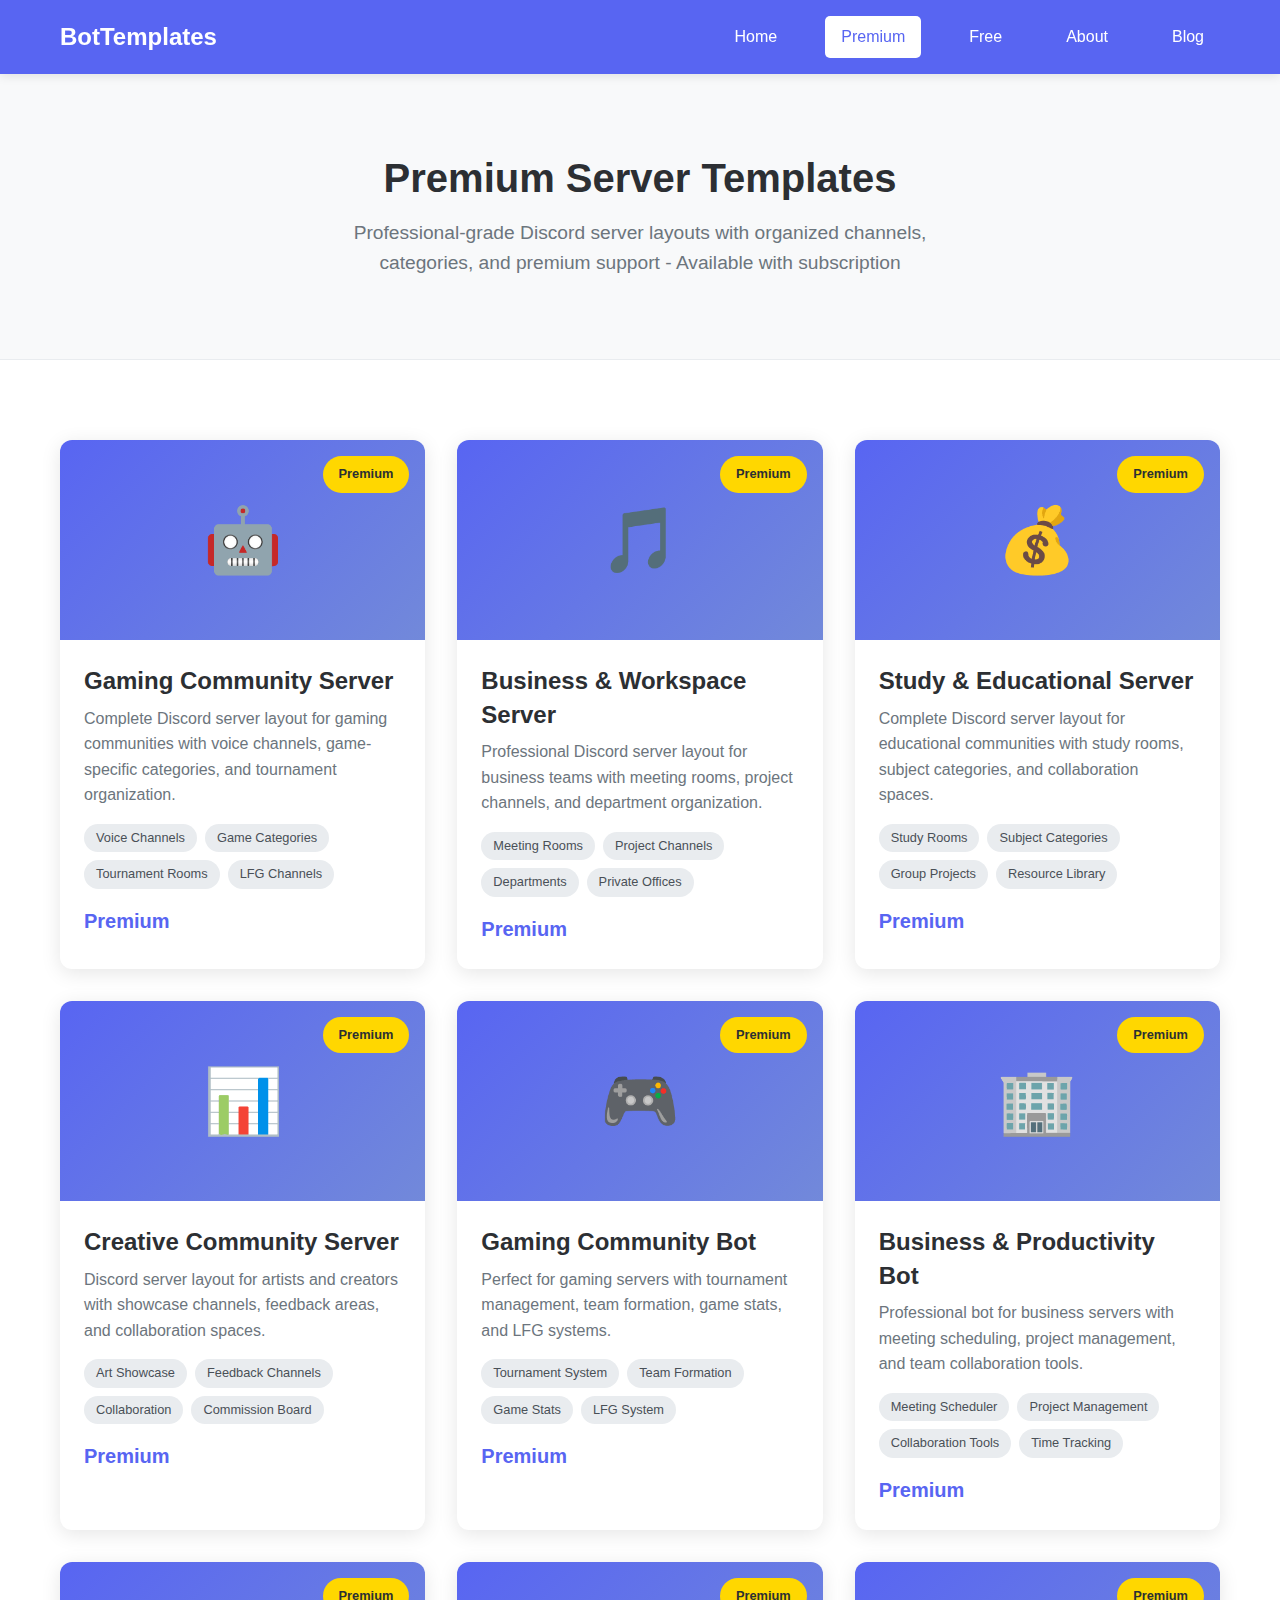
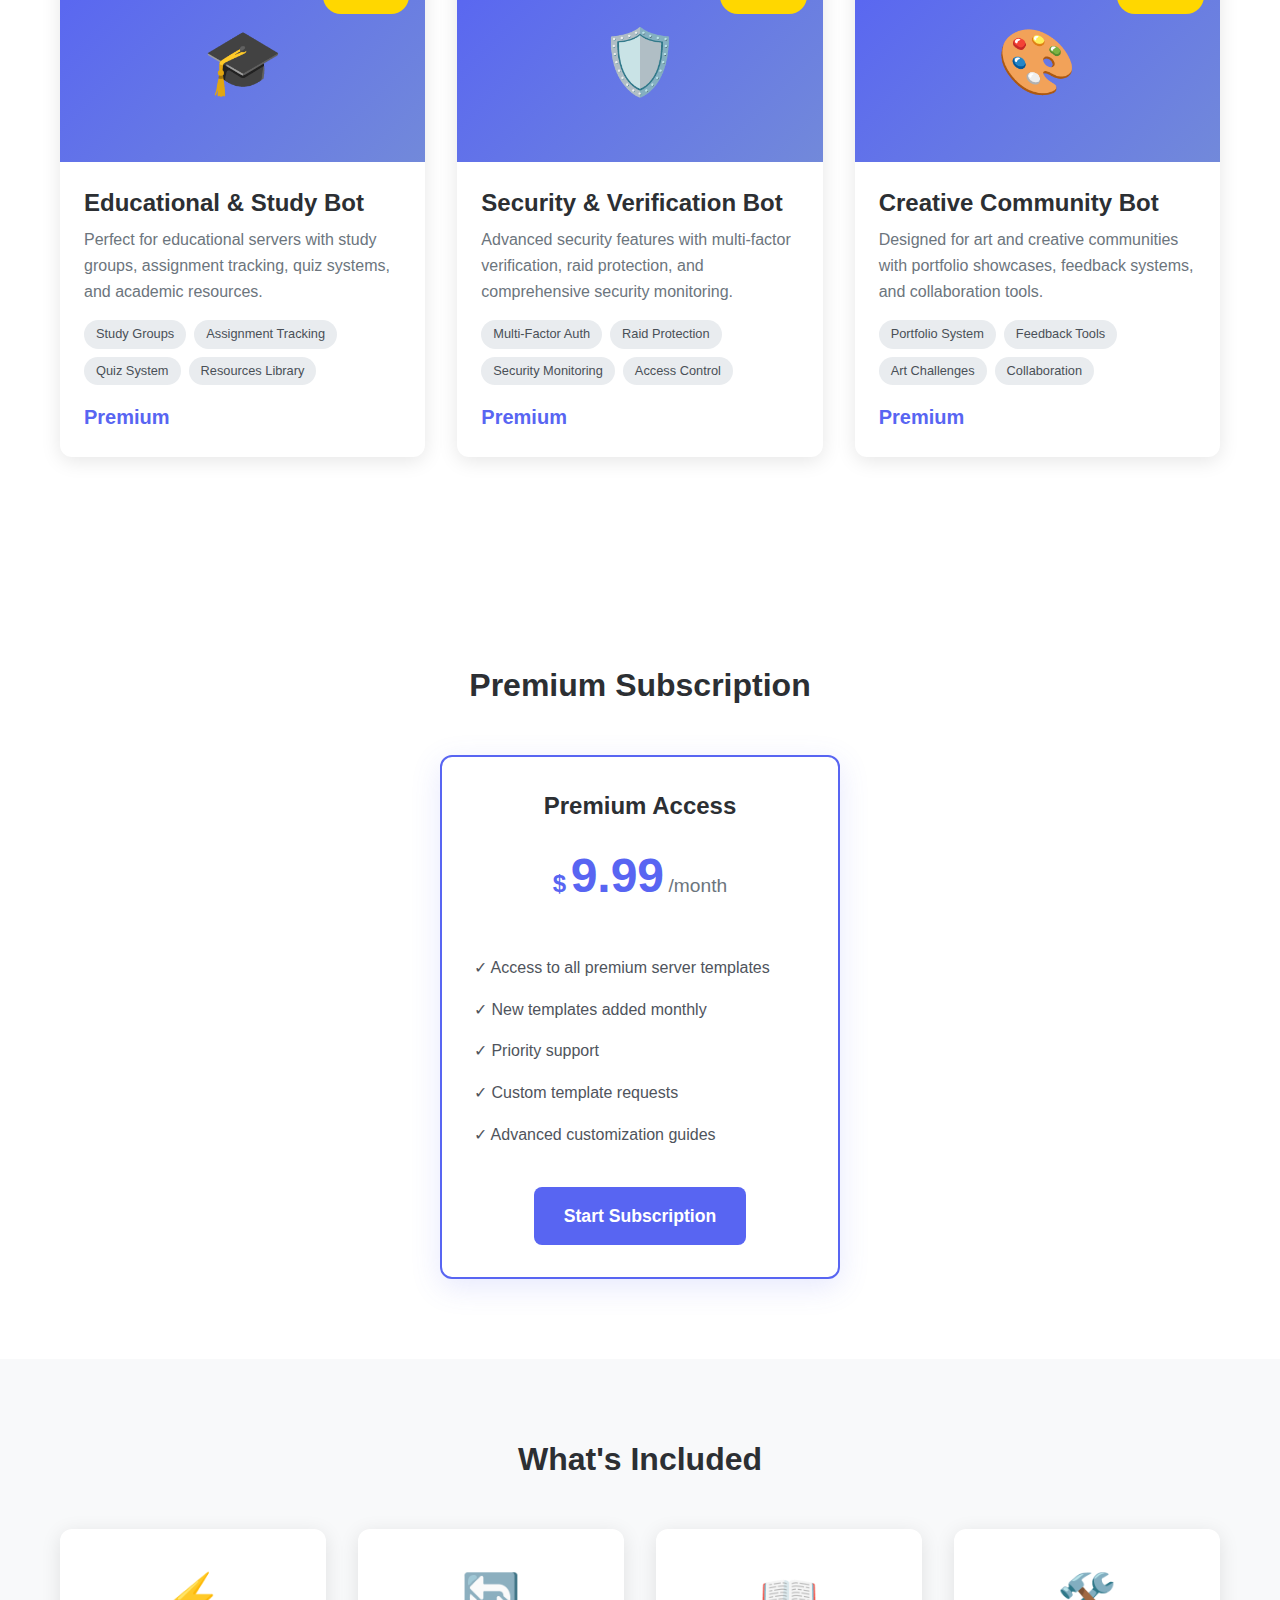
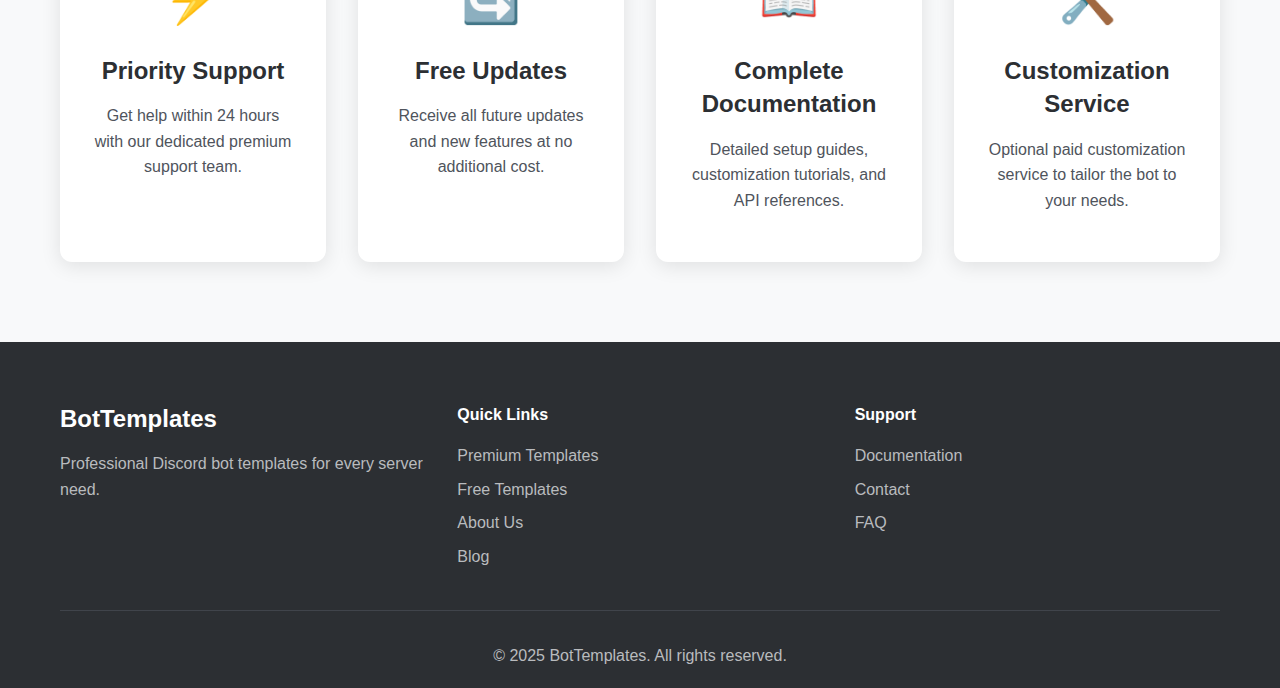
<file: premium.html>
<!DOCTYPE html>
<html lang="en">
<head>
    <meta charset="UTF-8">
    <meta name="viewport" content="width=device-width, initial-scale=1.0">
    <title>Premium Server Templates - Discord Server Templates</title>
    <link rel="stylesheet" href="styles.css">
</head>
<body>
    <!-- Navigation -->
    <nav class="navbar">
        <div class="nav-container">
            <div class="nav-logo">
                <h2>BotTemplates</h2>
            </div>
            <div class="nav-menu">
                <a href="index.html" class="nav-link">Home</a>
                <a href="premium.html" class="nav-link active">Premium</a>
                <a href="free.html" class="nav-link">Free</a>
                <a href="about.html" class="nav-link">About</a>
                <a href="blog.html" class="nav-link">Blog</a>
            </div>
        </div>
    </nav>

    <!-- Page Header -->
    <section class="page-header">
        <div class="container">
            <h1>Premium Server Templates</h1>
            <p>Professional-grade Discord server layouts with organized channels, categories, and premium support - Available with subscription</p>
        </div>
    </section>

    <!-- Premium Templates Grid -->
    <section class="templates-section">
        <div class="container">
            <div class="templates-grid">
                <div class="template-card premium">
                    <div class="template-badge">Premium</div>
                    <div class="template-image">
                        <div class="placeholder-img">🤖</div>
                    </div>
                    <div class="template-content">
                        <h3>Gaming Community Server</h3>
                        <p>Complete Discord server layout for gaming communities with voice channels, game-specific categories, and tournament organization.</p>
                        <div class="template-features">
                            <span class="feature-tag">Voice Channels</span>
                            <span class="feature-tag">Game Categories</span>
                            <span class="feature-tag">Tournament Rooms</span>
                            <span class="feature-tag">LFG Channels</span>
                        </div>
                        <div class="template-price">Premium</div>
                    </div>
                </div>

                <div class="template-card premium">
                    <div class="template-badge">Premium</div>
                    <div class="template-image">
                        <div class="placeholder-img">🎵</div>
                    </div>
                    <div class="template-content">
                        <h3>Business & Workspace Server</h3>
                        <p>Professional Discord server layout for business teams with meeting rooms, project channels, and department organization.</p>
                        <div class="template-features">
                            <span class="feature-tag">Meeting Rooms</span>
                            <span class="feature-tag">Project Channels</span>
                            <span class="feature-tag">Departments</span>
                            <span class="feature-tag">Private Offices</span>
                        </div>
                        <div class="template-price">Premium</div>
                    </div>
                </div>

                <div class="template-card premium">
                    <div class="template-badge">Premium</div>
                    <div class="template-image">
                        <div class="placeholder-img">💰</div>
                    </div>
                    <div class="template-content">
                        <h3>Study & Educational Server</h3>
                        <p>Complete Discord server layout for educational communities with study rooms, subject categories, and collaboration spaces.</p>
                        <div class="template-features">
                            <span class="feature-tag">Study Rooms</span>
                            <span class="feature-tag">Subject Categories</span>
                            <span class="feature-tag">Group Projects</span>
                            <span class="feature-tag">Resource Library</span>
                        </div>
                        <div class="template-price">Premium</div>
                    </div>
                </div>

                <div class="template-card premium">
                    <div class="template-badge">Premium</div>
                    <div class="template-image">
                        <div class="placeholder-img">📊</div>
                    </div>
                    <div class="template-content">
                        <h3>Creative Community Server</h3>
                        <p>Discord server layout for artists and creators with showcase channels, feedback areas, and collaboration spaces.</p>
                        <div class="template-features">
                            <span class="feature-tag">Art Showcase</span>
                            <span class="feature-tag">Feedback Channels</span>
                            <span class="feature-tag">Collaboration</span>
                            <span class="feature-tag">Commission Board</span>
                        </div>
                        <div class="template-price">Premium</div>
                    </div>
                </div>

                <div class="template-card premium">
                    <div class="template-badge">Premium</div>
                    <div class="template-image">
                        <div class="placeholder-img">🎮</div>
                    </div>
                    <div class="template-content">
                        <h3>Gaming Community Bot</h3>
                        <p>Perfect for gaming servers with tournament management, team formation, game stats, and LFG systems.</p>
                        <div class="template-features">
                            <span class="feature-tag">Tournament System</span>
                            <span class="feature-tag">Team Formation</span>
                            <span class="feature-tag">Game Stats</span>
                            <span class="feature-tag">LFG System</span>
                        </div>
                        <div class="template-price">Premium</div>
                    </div>
                </div>

                <div class="template-card premium">
                    <div class="template-badge">Premium</div>
                    <div class="template-image">
                        <div class="placeholder-img">🏢</div>
                    </div>
                    <div class="template-content">
                        <h3>Business & Productivity Bot</h3>
                        <p>Professional bot for business servers with meeting scheduling, project management, and team collaboration tools.</p>
                        <div class="template-features">
                            <span class="feature-tag">Meeting Scheduler</span>
                            <span class="feature-tag">Project Management</span>
                            <span class="feature-tag">Collaboration Tools</span>
                            <span class="feature-tag">Time Tracking</span>
                        </div>
                        <div class="template-price">Premium</div>
                    </div>
                </div>

                <div class="template-card premium">
                    <div class="template-badge">Premium</div>
                    <div class="template-image">
                        <div class="placeholder-img">🎓</div>
                    </div>
                    <div class="template-content">
                        <h3>Educational & Study Bot</h3>
                        <p>Perfect for educational servers with study groups, assignment tracking, quiz systems, and academic resources.</p>
                        <div class="template-features">
                            <span class="feature-tag">Study Groups</span>
                            <span class="feature-tag">Assignment Tracking</span>
                            <span class="feature-tag">Quiz System</span>
                            <span class="feature-tag">Resources Library</span>
                        </div>
                        <div class="template-price">Premium</div>
                    </div>
                </div>

                <div class="template-card premium">
                    <div class="template-badge">Premium</div>
                    <div class="template-image">
                        <div class="placeholder-img">🛡️</div>
                    </div>
                    <div class="template-content">
                        <h3>Security & Verification Bot</h3>
                        <p>Advanced security features with multi-factor verification, raid protection, and comprehensive security monitoring.</p>
                        <div class="template-features">
                            <span class="feature-tag">Multi-Factor Auth</span>
                            <span class="feature-tag">Raid Protection</span>
                            <span class="feature-tag">Security Monitoring</span>
                            <span class="feature-tag">Access Control</span>
                        </div>
                        <div class="template-price">Premium</div>
                    </div>
                </div>

                <div class="template-card premium">
                    <div class="template-badge">Premium</div>
                    <div class="template-image">
                        <div class="placeholder-img">🎨</div>
                    </div>
                    <div class="template-content">
                        <h3>Creative Community Bot</h3>
                        <p>Designed for art and creative communities with portfolio showcases, feedback systems, and collaboration tools.</p>
                        <div class="template-features">
                            <span class="feature-tag">Portfolio System</span>
                            <span class="feature-tag">Feedback Tools</span>
                            <span class="feature-tag">Art Challenges</span>
                            <span class="feature-tag">Collaboration</span>
                        </div>
                        <div class="template-price">Premium</div>
                    </div>
                </div>
            </div>
        </div>
    </section>

    <!-- Subscription Pricing -->
    <section class="subscription-pricing">
        <div class="container">
            <h2>Premium Subscription</h2>
            <div class="pricing-card">
                <div class="pricing-header">
                    <h3>Premium Access</h3>
                    <div class="price">
                        <span class="currency">$</span>
                        <span class="amount">9.99</span>
                        <span class="period">/month</span>
                    </div>
                </div>
                <div class="pricing-features">
                    <div class="feature-item">✓ Access to all premium server templates</div>
                    <div class="feature-item">✓ New templates added monthly</div>
                    <div class="feature-item">✓ Priority support</div>
                    <div class="feature-item">✓ Custom template requests</div>
                    <div class="feature-item">✓ Advanced customization guides</div>
                </div>
                <div class="pricing-cta">
                    <a href="#" class="btn btn-primary">Start Subscription</a>
                </div>
            </div>
        </div>
    </section>

    <!-- Premium Benefits -->
    <section class="premium-benefits">
        <div class="container">
            <h2>What's Included</h2>
            <div class="benefits-grid">
                <div class="benefit-card">
                    <div class="benefit-icon">⚡</div>
                    <h3>Priority Support</h3>
                    <p>Get help within 24 hours with our dedicated premium support team.</p>
                </div>
                <div class="benefit-card">
                    <div class="benefit-icon">🔄</div>
                    <h3>Free Updates</h3>
                    <p>Receive all future updates and new features at no additional cost.</p>
                </div>
                <div class="benefit-card">
                    <div class="benefit-icon">📖</div>
                    <h3>Complete Documentation</h3>
                    <p>Detailed setup guides, customization tutorials, and API references.</p>
                </div>
                <div class="benefit-card">
                    <div class="benefit-icon">🛠️</div>
                    <h3>Customization Service</h3>
                    <p>Optional paid customization service to tailor the bot to your needs.</p>
                </div>
            </div>
        </div>
    </section>

    <!-- Footer -->
    <footer class="footer">
        <div class="container">
            <div class="footer-content">
                <div class="footer-section">
                    <h3>BotTemplates</h3>
                    <p>Professional Discord bot templates for every server need.</p>
                </div>
                <div class="footer-section">
                    <h4>Quick Links</h4>
                    <ul>
                        <li><a href="premium.html">Premium Templates</a></li>
                        <li><a href="free.html">Free Templates</a></li>
                        <li><a href="about.html">About Us</a></li>
                        <li><a href="blog.html">Blog</a></li>
                    </ul>
                </div>
                <div class="footer-section">
                    <h4>Support</h4>
                    <ul>
                        <li><a href="#">Documentation</a></li>
                        <li><a href="#">Contact</a></li>
                        <li><a href="#">FAQ</a></li>
                    </ul>
                </div>
            </div>
            <div class="footer-bottom">
                <p>&copy; 2025 BotTemplates. All rights reserved.</p>
            </div>
        </div>
    </footer>
</body>
</html>
</file>
<file: styles.css>
/* Reset and Base Styles */
* {
    margin: 0;
    padding: 0;
    box-sizing: border-box;
}

body {
    font-family: -apple-system, BlinkMacSystemFont, 'Segoe UI', 'Roboto', 'Oxygen', 'Ubuntu', 'Cantarell', sans-serif;
    line-height: 1.6;
    color: #2c2f33;
    background-color: #ffffff;
}

.container {
    max-width: 1200px;
    margin: 0 auto;
    padding: 0 20px;
}

/* Typography */
h1, h2, h3, h4, h5, h6 {
    font-weight: 600;
    margin-bottom: 1rem;
    color: #2c2f33;
}

h1 {
    font-size: 2.5rem;
    line-height: 1.2;
}

h2 {
    font-size: 2rem;
    line-height: 1.3;
}

h3 {
    font-size: 1.5rem;
    line-height: 1.4;
}

p {
    margin-bottom: 1rem;
    color: #4f545c;
}

/* Navigation */
.navbar {
    background-color: #5865f2;
    padding: 1rem 0;
    position: sticky;
    top: 0;
    z-index: 1000;
    box-shadow: 0 2px 10px rgba(0, 0, 0, 0.1);
}

.nav-container {
    display: flex;
    justify-content: space-between;
    align-items: center;
    max-width: 1200px;
    margin: 0 auto;
    padding: 0 20px;
}

.nav-logo h2 {
    color: #ffffff;
    margin: 0;
    font-size: 1.5rem;
}

.nav-menu {
    display: flex;
    gap: 2rem;
}

.nav-link {
    color: #ffffff;
    text-decoration: none;
    font-weight: 500;
    transition: color 0.3s ease;
    padding: 0.5rem 1rem;
    border-radius: 5px;
}

.nav-link:hover,
.nav-link.active {
    color: #5865f2;
    background-color: #ffffff;
}

/* Buttons */
.btn {
    display: inline-block;
    padding: 12px 24px;
    border-radius: 8px;
    text-decoration: none;
    font-weight: 600;
    text-align: center;
    transition: all 0.3s ease;
    border: none;
    cursor: pointer;
    font-size: 1rem;
}

.btn-primary {
    background-color: #5865f2;
    color: #ffffff;
}

.btn-primary:hover {
    background-color: #4752c4;
    transform: translateY(-2px);
}

.btn-secondary {
    background-color: #ffffff;
    color: #5865f2;
    border: 2px solid #5865f2;
}

.btn-secondary:hover {
    background-color: #5865f2;
    color: #ffffff;
}

.btn-outline {
    background-color: transparent;
    color: #5865f2;
    border: 2px solid #5865f2;
}

.btn-outline:hover {
    background-color: #5865f2;
    color: #ffffff;
}

/* Hero Section */
.hero {
    background: linear-gradient(135deg, #5865f2 0%, #7289da 100%);
    color: #ffffff;
    padding: 100px 0;
    text-align: center;
}

.hero-content {
    max-width: 800px;
    margin: 0 auto;
    padding: 0 20px;
}

.hero h1 {
    color: #ffffff;
    margin-bottom: 1.5rem;
    font-size: 3rem;
}

.hero p {
    color: #e6e8ff;
    font-size: 1.2rem;
    margin-bottom: 2rem;
}

.hero-buttons {
    display: flex;
    gap: 1rem;
    justify-content: center;
    flex-wrap: wrap;
}

/* Page Header */
.page-header {
    background-color: #f8f9fa;
    padding: 80px 0;
    text-align: center;
    border-bottom: 1px solid #e9ecef;
}

.page-header h1 {
    margin-bottom: 1rem;
    color: #2c2f33;
}

.page-header p {
    font-size: 1.2rem;
    color: #6c757d;
    max-width: 600px;
    margin: 0 auto;
}

/* Features Section */
.features {
    padding: 80px 0;
    background-color: #f8f9fa;
}

.features h2 {
    text-align: center;
    margin-bottom: 3rem;
    color: #2c2f33;
}

.features-grid {
    display: grid;
    grid-template-columns: repeat(auto-fit, minmax(250px, 1fr));
    gap: 2rem;
}

.feature-card {
    background-color: #ffffff;
    padding: 2rem;
    border-radius: 12px;
    text-align: center;
    box-shadow: 0 4px 20px rgba(0, 0, 0, 0.1);
    transition: transform 0.3s ease, box-shadow 0.3s ease;
}

.feature-card:hover {
    transform: translateY(-5px);
    box-shadow: 0 8px 30px rgba(0, 0, 0, 0.15);
}

.feature-icon {
    font-size: 3rem;
    margin-bottom: 1rem;
}

.feature-card h3 {
    color: #2c2f33;
    margin-bottom: 1rem;
}

/* Templates Section */
.featured-templates,
.templates-section {
    padding: 80px 0;
}

.featured-templates h2,
.templates-section h2 {
    text-align: center;
    margin-bottom: 3rem;
    color: #2c2f33;
}

.templates-grid {
    display: grid;
    grid-template-columns: repeat(auto-fit, minmax(320px, 1fr));
    gap: 2rem;
    margin-bottom: 3rem;
}

.template-card {
    background-color: #ffffff;
    border-radius: 12px;
    overflow: hidden;
    box-shadow: 0 4px 20px rgba(0, 0, 0, 0.1);
    transition: transform 0.3s ease, box-shadow 0.3s ease;
    position: relative;
}

.template-card:hover {
    transform: translateY(-5px);
    box-shadow: 0 8px 30px rgba(0, 0, 0, 0.15);
}

.template-badge {
    position: absolute;
    top: 1rem;
    right: 1rem;
    padding: 0.5rem 1rem;
    border-radius: 20px;
    font-weight: 600;
    font-size: 0.8rem;
    z-index: 1;
}

.template-card.premium .template-badge {
    background-color: #ffd700;
    color: #2c2f33;
}

.template-card.free .template-badge {
    background-color: #00d4aa;
    color: #ffffff;
}

.template-image {
    height: 200px;
    background: linear-gradient(135deg, #5865f2 0%, #7289da 100%);
    display: flex;
    align-items: center;
    justify-content: center;
    position: relative;
}

.placeholder-img {
    font-size: 4rem;
    color: #ffffff;
}

.placeholder-img.large {
    font-size: 6rem;
}

.template-content {
    padding: 1.5rem;
}

.template-content h3 {
    margin-bottom: 0.5rem;
    color: #2c2f33;
}

.template-content p {
    margin-bottom: 1rem;
    color: #6c757d;
}

.template-features {
    display: flex;
    flex-wrap: wrap;
    gap: 0.5rem;
    margin-bottom: 1rem;
}

.feature-tag {
    background-color: #e9ecef;
    color: #495057;
    padding: 0.25rem 0.75rem;
    border-radius: 15px;
    font-size: 0.8rem;
    font-weight: 500;
}

.template-price {
    font-size: 1.25rem;
    font-weight: 700;
    color: #5865f2;
}

.view-all {
    text-align: center;
    display: flex;
    gap: 1rem;
    justify-content: center;
    flex-wrap: wrap;
}

/* Subscription Pricing */
.subscription-pricing {
    padding: 80px 0;
    background-color: #ffffff;
    text-align: center;
}

.subscription-pricing h2 {
    margin-bottom: 3rem;
    color: #2c2f33;
}

.pricing-card {
    max-width: 400px;
    margin: 0 auto;
    background-color: #ffffff;
    border: 2px solid #5865f2;
    border-radius: 12px;
    padding: 2rem;
    box-shadow: 0 8px 30px rgba(88, 101, 242, 0.15);
}

.pricing-header h3 {
    color: #2c2f33;
    margin-bottom: 1rem;
    font-size: 1.5rem;
}

.price {
    margin-bottom: 2rem;
}

.currency {
    font-size: 1.5rem;
    color: #5865f2;
    font-weight: 600;
}

.amount {
    font-size: 3rem;
    color: #5865f2;
    font-weight: 700;
}

.period {
    font-size: 1.2rem;
    color: #6c757d;
    font-weight: 500;
}

.pricing-features {
    text-align: left;
    margin-bottom: 2rem;
}

.feature-item {
    padding: 0.5rem 0;
    color: #4f545c;
    font-size: 1rem;
}

.pricing-cta {
    text-align: center;
}

.pricing-cta .btn {
    padding: 15px 30px;
    font-size: 1.1rem;
}

/* Benefits Sections */
.premium-benefits,
.free-benefits,
.values-section {
    padding: 80px 0;
    background-color: #f8f9fa;
}

.premium-benefits h2,
.free-benefits h2,
.values-section h2 {
    text-align: center;
    margin-bottom: 3rem;
    color: #2c2f33;
}

.benefits-grid,
.values-grid {
    display: grid;
    grid-template-columns: repeat(auto-fit, minmax(250px, 1fr));
    gap: 2rem;
}

.benefit-card,
.value-card {
    background-color: #ffffff;
    padding: 2rem;
    border-radius: 12px;
    text-align: center;
    box-shadow: 0 4px 20px rgba(0, 0, 0, 0.1);
}

.benefit-icon,
.value-icon {
    font-size: 3rem;
    margin-bottom: 1rem;
}

/* Upgrade CTA */
.upgrade-cta {
    padding: 80px 0;
    background: linear-gradient(135deg, #5865f2 0%, #7289da 100%);
    color: #ffffff;
    text-align: center;
}

.cta-content h2 {
    color: #ffffff;
    margin-bottom: 1rem;
}

.cta-content p {
    color: #e6e8ff;
    font-size: 1.2rem;
    margin-bottom: 2rem;
    max-width: 600px;
    margin-left: auto;
    margin-right: auto;
}

/* About Page Styles */
.about-content {
    padding: 80px 0;
}

.about-grid {
    display: grid;
    grid-template-columns: 2fr 1fr;
    gap: 4rem;
    align-items: center;
}

.about-text h2 {
    color: #2c2f33;
    margin-bottom: 1.5rem;
}

.about-text p {
    margin-bottom: 1.5rem;
    font-size: 1.1rem;
    line-height: 1.7;
}

.feature-list {
    list-style: none;
    padding-left: 0;
}

.feature-list li {
    padding: 0.5rem 0;
    padding-left: 2rem;
    position: relative;
    color: #4f545c;
}

.feature-list li:before {
    content: "✓";
    position: absolute;
    left: 0;
    color: #00d4aa;
    font-weight: bold;
}

.about-image {
    text-align: center;
}

/* Team Section */
.team-section {
    padding: 80px 0;
    background-color: #f8f9fa;
}

.team-section h2 {
    text-align: center;
    margin-bottom: 3rem;
    color: #2c2f33;
}

.team-grid {
    display: grid;
    grid-template-columns: repeat(auto-fit, minmax(250px, 1fr));
    gap: 2rem;
}

.team-member {
    background-color: #ffffff;
    padding: 2rem;
    border-radius: 12px;
    text-align: center;
    box-shadow: 0 4px 20px rgba(0, 0, 0, 0.1);
}

.member-avatar {
    margin-bottom: 1rem;
}

.member-role {
    color: #5865f2;
    font-weight: 600;
    margin-bottom: 1rem;
}

/* Stats Section */
.stats-section {
    padding: 80px 0;
    background: linear-gradient(135deg, #5865f2 0%, #7289da 100%);
    color: #ffffff;
}

.stats-section h2 {
    text-align: center;
    margin-bottom: 3rem;
    color: #ffffff;
}

.stats-grid {
    display: grid;
    grid-template-columns: repeat(auto-fit, minmax(200px, 1fr));
    gap: 2rem;
}

.stat-card {
    text-align: center;
    padding: 2rem;
}

.stat-number {
    font-size: 3rem;
    font-weight: 700;
    color: #ffffff;
    margin-bottom: 0.5rem;
}

.stat-label {
    font-size: 1.1rem;
    color: #e6e8ff;
}

/* Contact Section */
.contact-section {
    padding: 80px 0;
}

.contact-section h2 {
    text-align: center;
    margin-bottom: 3rem;
    color: #2c2f33;
}

.contact-grid {
    display: grid;
    grid-template-columns: 1fr 1fr;
    gap: 4rem;
}

.contact-info h3,
.contact-form h3 {
    margin-bottom: 1.5rem;
    color: #2c2f33;
}

.contact-item {
    margin-bottom: 1rem;
    color: #4f545c;
}

.form-group {
    margin-bottom: 1.5rem;
}

.form-group label {
    display: block;
    margin-bottom: 0.5rem;
    color: #2c2f33;
    font-weight: 500;
}

.form-group input,
.form-group textarea {
    width: 100%;
    padding: 0.75rem;
    border: 2px solid #e9ecef;
    border-radius: 8px;
    font-size: 1rem;
    transition: border-color 0.3s ease;
}

.form-group input:focus,
.form-group textarea:focus {
    outline: none;
    border-color: #5865f2;
}

/* Blog Styles */
.featured-post {
    padding: 80px 0;
    background-color: #f8f9fa;
}

.post-card {
    background-color: #ffffff;
    border-radius: 12px;
    overflow: hidden;
    box-shadow: 0 4px 20px rgba(0, 0, 0, 0.1);
    transition: transform 0.3s ease, box-shadow 0.3s ease;
}

.post-card:hover {
    transform: translateY(-5px);
    box-shadow: 0 8px 30px rgba(0, 0, 0, 0.15);
}

.post-card.featured {
    display: grid;
    grid-template-columns: 1fr 2fr;
    gap: 2rem;
    align-items: center;
}

.post-image {
    height: 250px;
    background: linear-gradient(135deg, #5865f2 0%, #7289da 100%);
    display: flex;
    align-items: center;
    justify-content: center;
}

.featured .post-image {
    height: 100%;
}

.post-content {
    padding: 1.5rem;
}

.post-meta {
    display: flex;
    gap: 1rem;
    margin-bottom: 1rem;
}

.post-category {
    background-color: #5865f2;
    color: #ffffff;
    padding: 0.25rem 0.75rem;
    border-radius: 15px;
    font-size: 0.8rem;
    font-weight: 500;
}

.post-date {
    color: #6c757d;
    font-size: 0.9rem;
}

.post-content h2,
.post-content h3 {
    margin-bottom: 1rem;
    color: #2c2f33;
}

.read-more {
    color: #5865f2;
    text-decoration: none;
    font-weight: 600;
}

.read-more:hover {
    text-decoration: underline;
}

.blog-posts {
    padding: 80px 0;
}

.posts-grid {
    display: grid;
    grid-template-columns: repeat(auto-fit, minmax(350px, 1fr));
    gap: 2rem;
}

.posts-grid .post-card {
    display: block;
}

.posts-grid .post-image {
    height: 200px;
}

/* Blog Categories */
.blog-categories {
    padding: 80px 0;
    background-color: #f8f9fa;
}

.blog-categories h2 {
    text-align: center;
    margin-bottom: 3rem;
    color: #2c2f33;
}

.categories-grid {
    display: grid;
    grid-template-columns: repeat(auto-fit, minmax(200px, 1fr));
    gap: 2rem;
}

.category-card {
    background-color: #ffffff;
    padding: 2rem;
    border-radius: 12px;
    text-align: center;
    text-decoration: none;
    color: inherit;
    box-shadow: 0 4px 20px rgba(0, 0, 0, 0.1);
    transition: transform 0.3s ease, box-shadow 0.3s ease;
}

.category-card:hover {
    transform: translateY(-5px);
    box-shadow: 0 8px 30px rgba(0, 0, 0, 0.15);
}

.category-icon {
    font-size: 2.5rem;
    margin-bottom: 1rem;
}

.category-card h3 {
    color: #2c2f33;
    margin-bottom: 0.5rem;
}

.category-card p {
    color: #6c757d;
    margin: 0;
}

/* Newsletter Signup */
.newsletter-signup {
    padding: 80px 0;
    background: linear-gradient(135deg, #5865f2 0%, #7289da 100%);
    color: #ffffff;
    text-align: center;
}

.newsletter-content h2 {
    color: #ffffff;
    margin-bottom: 1rem;
}

.newsletter-content p {
    color: #e6e8ff;
    font-size: 1.1rem;
    margin-bottom: 2rem;
    max-width: 600px;
    margin-left: auto;
    margin-right: auto;
}

.newsletter-form {
    display: flex;
    gap: 1rem;
    justify-content: center;
    flex-wrap: wrap;
    max-width: 500px;
    margin: 0 auto;
}

.newsletter-form input {
    flex: 1;
    min-width: 250px;
    padding: 12px 16px;
    border: none;
    border-radius: 8px;
    font-size: 1rem;
}

.newsletter-form button {
    padding: 12px 24px;
}

/* Footer */
.footer {
    background-color: #2c2f33;
    color: #ffffff;
    padding: 60px 0 20px;
}

.footer-content {
    display: grid;
    grid-template-columns: repeat(auto-fit, minmax(250px, 1fr));
    gap: 2rem;
    margin-bottom: 2rem;
}

.footer-section h3,
.footer-section h4 {
    color: #ffffff;
    margin-bottom: 1rem;
}

.footer-section p {
    color: #b9bbbe;
    margin-bottom: 1rem;
}

.footer-section ul {
    list-style: none;
}

.footer-section ul li {
    margin-bottom: 0.5rem;
}

.footer-section ul li a {
    color: #b9bbbe;
    text-decoration: none;
    transition: color 0.3s ease;
}

.footer-section ul li a:hover {
    color: #ffffff;
}

.footer-bottom {
    text-align: center;
    padding-top: 2rem;
    border-top: 1px solid #40444b;
}

.footer-bottom p {
    color: #b9bbbe;
    margin: 0;
}

/* Responsive Design */
@media (max-width: 768px) {
    .nav-container {
        flex-direction: column;
        gap: 1rem;
    }
    
    .nav-menu {
        flex-wrap: wrap;
        justify-content: center;
    }
    
    .hero h1 {
        font-size: 2rem;
    }
    
    .hero-buttons {
        flex-direction: column;
        align-items: center;
    }
    
    .about-grid {
        grid-template-columns: 1fr;
        gap: 2rem;
    }
    
    .contact-grid {
        grid-template-columns: 1fr;
        gap: 2rem;
    }
    
    .post-card.featured {
        grid-template-columns: 1fr;
    }
    
    .newsletter-form {
        flex-direction: column;
        align-items: center;
    }
    
    .newsletter-form input {
        min-width: auto;
        width: 100%;
        max-width: 400px;
    }
    
    .templates-grid {
        grid-template-columns: 1fr;
    }
    
    .posts-grid {
        grid-template-columns: 1fr;
    }
}

@media (max-width: 480px) {
    .container {
        padding: 0 15px;
    }
    
    .hero {
        padding: 60px 0;
    }
    
    .hero h1 {
        font-size: 1.8rem;
    }
    
    .page-header {
        padding: 60px 0;
    }
    
    .features,
    .featured-templates,
    .templates-section,
    .premium-benefits,
    .free-benefits,
    .upgrade-cta,
    .about-content,
    .team-section,
    .stats-section,
    .contact-section,
    .featured-post,
    .blog-posts,
    .blog-categories,
    .newsletter-signup {
        padding: 60px 0;
    }
    
    h1 {
        font-size: 2rem;
    }
    
    h2 {
        font-size: 1.5rem;
    }
    
    .template-card,
    .feature-card,
    .benefit-card,
    .value-card,
    .team-member,
    .post-card,
    .category-card {
        margin-bottom: 1rem;
    }
}
</file>
